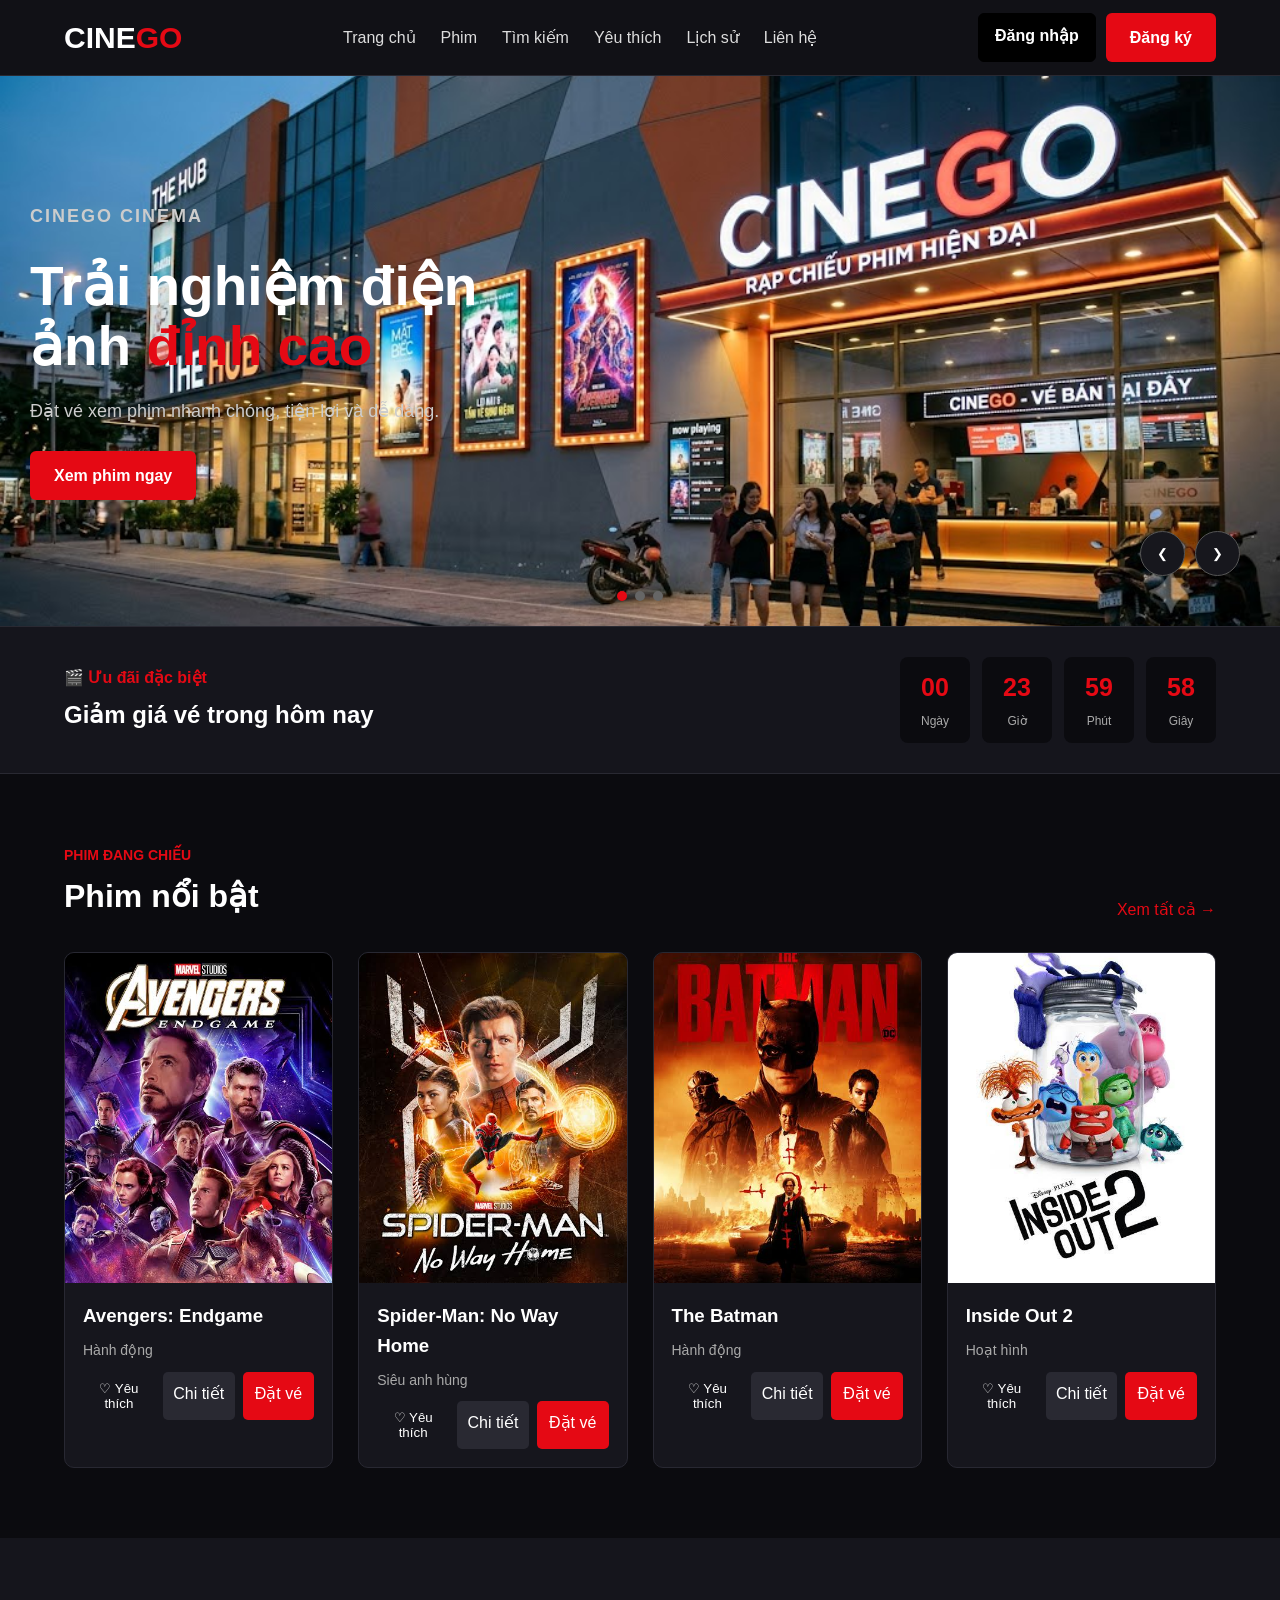
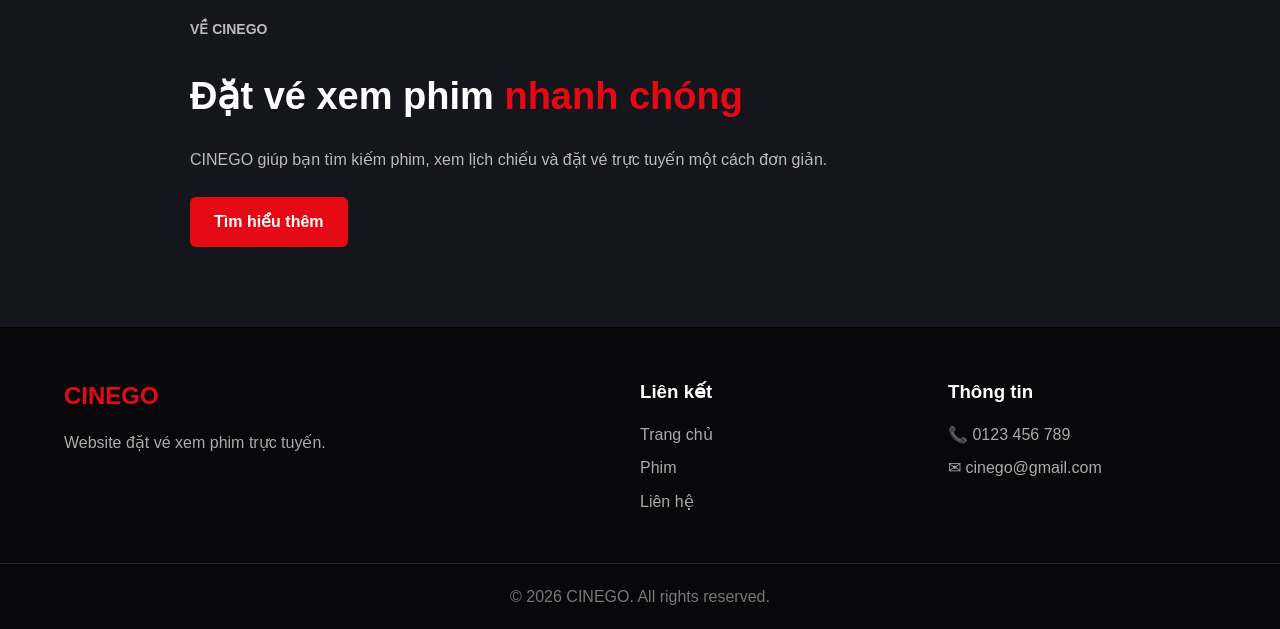
<file: src/main/resources/static/CINEGO/index.html>
<!DOCTYPE html>
<html lang="vi">
<head>
    <meta charset="UTF-8">
    <meta name="viewport" content="width=device-width, initial-scale=1.0">

    <title>CINEGO - Đặt vé xem phim</title>

    <link rel="stylesheet" href="css/style.css">
</head>

<body>

    <!-- HEADER -->
    <header class="header">
        <div class="container header-content">

            <a href="index.html" class="logo">
                CINE<span>GO</span>
            </a>

            <nav class="menu">
                <a href="index.html">Trang chủ</a>
                <a href="danh-muc.html">Phim</a>
                <a href="tim-kiem.html">Tìm kiếm</a>
                <a href="yeu-thich.html">Yêu thích</a>
                <a href="lich-su.html">Lịch sử</a>
                <a href="lien-he.html">Liên hệ</a>
            </nav>

            <div class="header-actions">
                <a href="dang-nhap.html" class="btn-login">
                    Đăng nhập
                </a>

                <a href="dang-ky.html" class="btn-register">
                    Đăng ký
                </a>
            </div>

        </div>
    </header>


   <section class="hero">

    <div class="hero-slide active">
        <div class="container hero-content">

            <div class="hero-text">
                <p class="hero-small">CINEGO CINEMA</p>

                <h1>
                    Trải nghiệm điện ảnh
                    <span>đỉnh cao</span>
                </h1>

                <p>
                    Đặt vé xem phim nhanh chóng,
                    tiện lợi và dễ dàng.
                </p>

                <a href="danh-muc.html" class="btn-primary">
                    Xem phim ngay
                </a>
            </div>

        </div>
    </div>

    <div class="slider-buttons">
        <button onclick="prevSlide()">❮</button>
        <button onclick="nextSlide()">❯</button>
    </div>

    <div class="slider-dots">
        <span class="dot active" onclick="showSlide(0)"></span>
        <span class="dot" onclick="showSlide(1)"></span>
        <span class="dot" onclick="showSlide(2)"></span>
    </div>

</section>

    <!-- COUNTDOWN -->
    <section class="promotion">

        <div class="container promotion-content">

            <div>
                <p class="promotion-title">
                    🎬 Ưu đãi đặc biệt
                </p>

                <h2>
                    Giảm giá vé trong hôm nay
                </h2>
            </div>

            <div class="countdown">

                <div>
                    <strong id="days">00</strong>
                    <span>Ngày</span>
                </div>

                <div>
                    <strong id="hours">00</strong>
                    <span>Giờ</span>
                </div>

                <div>
                    <strong id="minutes">00</strong>
                    <span>Phút</span>
                </div>

                <div>
                    <strong id="seconds">00</strong>
                    <span>Giây</span>
                </div>

            </div>

        </div>

    </section>


    <!-- PHIM NỔI BẬT -->
    <section class="section">

        <div class="container">

            <div class="section-title">
                <div>
                    <p>PHIM ĐANG CHIẾU</p>
                    <h2>Phim nổi bật</h2>
                </div>

                <a href="danh-muc.html">
                    Xem tất cả →
                </a>
            </div>


            <!-- JavaScript sẽ đưa phim vào đây -->
            <div id="featuredMovies" class="movie-grid"></div>

        </div>

    </section>


    <!-- GIỚI THIỆU -->
    <section class="about-home">

        <div class="container about-content">

            <div>
                <p class="section-label">VỀ CINEGO</p>

                <h2>
                    Đặt vé xem phim
                    <span>nhanh chóng</span>
                </h2>

                <p>
                    CINEGO giúp bạn tìm kiếm phim,
                    xem lịch chiếu và đặt vé trực tuyến
                    một cách đơn giản.
                </p>

                <a href="ve-chung-toi.html" class="btn-primary">
                    Tìm hiểu thêm
                </a>
            </div>

        </div>

    </section>


    <!-- FOOTER -->
    <footer class="footer">

        <div class="container footer-content">

            <div>
                <h2>CINEGO</h2>

                <p>
                    Website đặt vé xem phim trực tuyến.
                </p>
            </div>

            <div>
                <h3>Liên kết</h3>

                <a href="index.html">Trang chủ</a>
                <a href="danh-muc.html">Phim</a>
                <a href="lien-he.html">Liên hệ</a>
            </div>

            <div>
                <h3>Thông tin</h3>

                <p>📞 0123 456 789</p>
                <p>✉ cinego@gmail.com</p>
            </div>

        </div>

        <div class="copyright">
            © 2026 CINEGO. All rights reserved.
        </div>

    </footer>


    <!-- BACK TO TOP -->
    <button id="backToTop" onclick="backToTop()">
        ↑
    </button>


    <!-- POPUP -->
    <div id="welcomePopup" class="popup">

        <div class="popup-box">

            <button class="popup-close" onclick="closePopup()">
                ×
            </button>

            <h2>🎬 Chào mừng đến CINEGO</h2>

            <p>
                Đặt vé xem phim nhanh chóng và tiện lợi.
            </p>

            <a href="danh-muc.html" class="btn-primary">
                Xem phim
            </a>

        </div>

    </div>


    <script src="js/data.js"></script>
    <script src="js/main.js"></script>

</body>
</html>
</file>
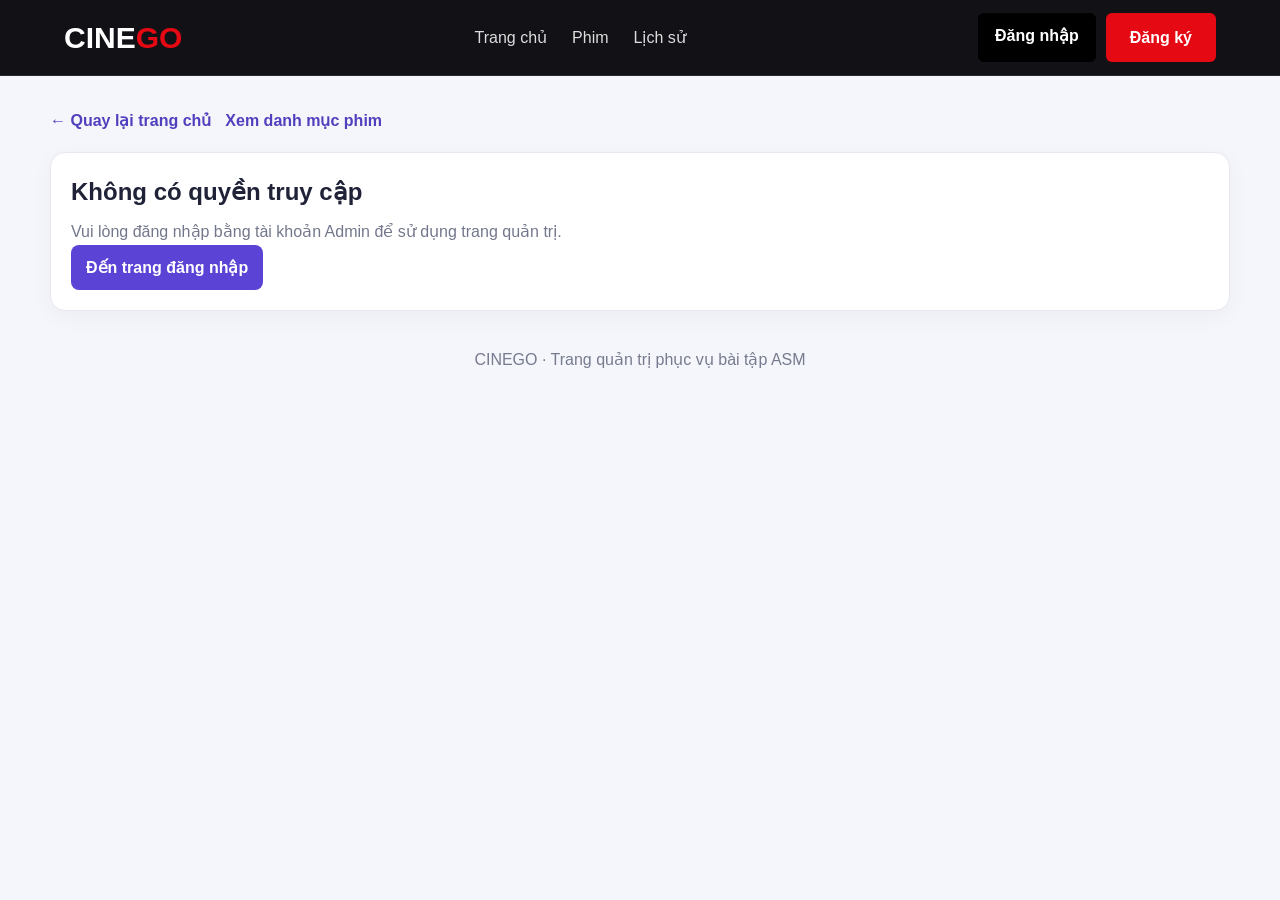
<file: src/main/resources/static/CINEGO/admin.html>
<!DOCTYPE html>
<html lang="vi">
<head>
  <meta charset="UTF-8"><meta name="viewport" content="width=device-width, initial-scale=1.0">
  <title>Quản trị CINEGO</title><link rel="stylesheet" href="css/style.css">
  <style>
    body{background:#f4f6fb;color:#202338}.admin-shell{width:min(1180px,94%);margin:32px auto 60px}.admin-welcome{display:flex;justify-content:space-between;align-items:center;gap:16px;padding:28px;border-radius:18px;background:linear-gradient(120deg,#15152c,#353567);color:white;margin-bottom:22px}.admin-welcome h1{margin:5px 0;font-size:clamp(25px,4vw,36px)}.admin-welcome p{margin:4px 0;color:#d8d8ed}.admin-eyebrow{letter-spacing:2px;font-size:12px;font-weight:700}.admin-stats{display:grid;grid-template-columns:repeat(4,minmax(0,1fr));gap:14px;margin-bottom:22px}.admin-stat,.admin-card{background:white;border:1px solid #e7e8f0;border-radius:15px;padding:20px;box-shadow:0 6px 22px #2023380a}.admin-stat span{display:block;color:#6c7085;font-size:14px}.admin-stat strong{display:block;font-size:25px;margin-top:9px;overflow-wrap:anywhere}.admin-card{margin:18px 0}.admin-card h2{margin:0 0 8px}.admin-card>p,.admin-section-head p{color:#73778b;margin-top:0}.admin-section-head{display:flex;justify-content:space-between;align-items:center;gap:15px;margin-bottom:18px}.admin-btn,.admin-small{border:0;border-radius:8px;background:#5b43d6;color:white;padding:10px 15px;cursor:pointer;font-weight:700;text-decoration:none;display:inline-block}.admin-btn-light{background:#eef0f7;color:#292a40}.admin-form{display:grid;grid-template-columns:repeat(2,minmax(0,1fr));gap:14px;padding:16px;background:#f8f8fc;border-radius:12px;margin-bottom:20px}.admin-form label{font-size:13px;font-weight:700;color:#4e5267}.admin-form input{display:block;width:100%;box-sizing:border-box;padding:11px 12px;margin-top:6px;border:1px solid #d9dbea;border-radius:8px;background:white;font:inherit}.admin-description,.admin-form-actions{grid-column:1/-1}.admin-form-actions{display:flex;gap:10px}.admin-table-wrap{width:100%;overflow-x:auto}.admin-table{width:100%;border-collapse:collapse;min-width:700px;font-size:14px}.admin-table th,.admin-table td{text-align:left;padding:12px;border-bottom:1px solid #ececf3;vertical-align:top}.admin-table th{background:#f5f5fa;color:#565a70}.admin-small{padding:7px 10px;font-size:12px}.admin-danger{background:#d83d56}.admin-status{display:inline-block;padding:5px 8px;border-radius:20px;background:#e7f8ef;color:#167848;font-size:12px}.admin-footer{text-align:center;color:#777b8e;padding:18px}.admin-nav{display:flex;gap:14px;flex-wrap:wrap;margin-bottom:16px}.admin-nav a{color:#5140bd;text-decoration:none;font-weight:700}@media(max-width:760px){.admin-stats{grid-template-columns:repeat(2,minmax(0,1fr))}.admin-welcome,.admin-section-head{align-items:flex-start;flex-direction:column}.admin-form{grid-template-columns:1fr}.admin-description,.admin-form-actions{grid-column:auto}.admin-shell{margin-top:18px}.admin-card{padding:15px}}
  </style>
</head>
<body>
  <header class="header"><div class="container header-content"><a href="index.html" class="logo">CINE<span>GO</span></a><nav class="menu"><a href="index.html">Trang chủ</a><a href="danh-muc.html">Phim</a><a href="lich-su.html">Lịch sử</a></nav><div class="header-actions"><a href="index.html" class="btn-login">Về website</a></div></div></header>
  <main class="admin-shell"><nav class="admin-nav"><a href="index.html">← Quay lại trang chủ</a><a href="danh-muc.html">Xem danh mục phim</a></nav><div id="adminDashboard"><section class="admin-card">Đang tải trang quản trị...</section></div><p class="admin-footer">CINEGO · Trang quản trị phục vụ bài tập ASM</p></main>
  <script src="js/data.js"></script><script src="js/main.js"></script>
</body>
</html>
</file>
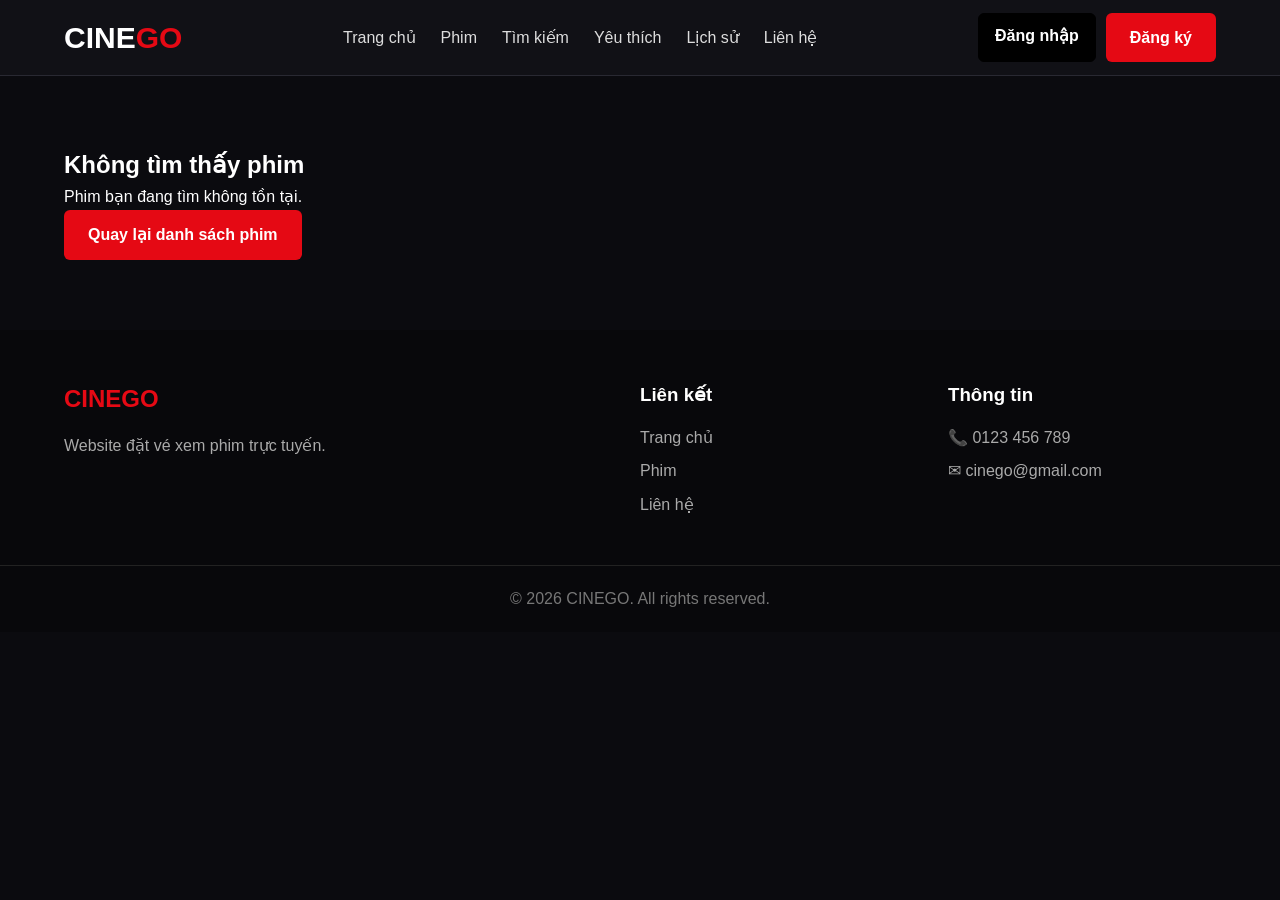
<file: src/main/resources/static/CINEGO/chi-tiet.html>
<!DOCTYPE html>
<html lang="vi">
<head>
    <meta charset="UTF-8">
    <meta name="viewport" content="width=device-width, initial-scale=1.0">

    <title>CINEGO - Chi tiết phim</title>

    <link rel="stylesheet" href="css/style.css">
</head>

<body>

    <!-- HEADER -->
    <header class="header">
        <div class="container header-content">

            <a href="index.html" class="logo">
                CINE<span>GO</span>
            </a>

            <nav class="menu">
                <a href="index.html">Trang chủ</a>
                <a href="danh-muc.html">Phim</a>
                <a href="tim-kiem.html">Tìm kiếm</a>
                <a href="yeu-thich.html">Yêu thích</a>
                <a href="lich-su.html">Lịch sử</a>
                <a href="lien-he.html">Liên hệ</a>
            </nav>

            <div class="header-actions">
                <a href="dang-nhap.html" class="btn-login">
                    Đăng nhập
                </a>

                <a href="dang-ky.html" class="btn-register">
                    Đăng ký
                </a>
            </div>

        </div>
    </header>


    <!-- CHI TIẾT PHIM -->
    <main class="section">

        <div class="container">

            <!-- JS sẽ đưa thông tin phim vào đây -->
            <div id="movieDetail"></div>

        </div>

    </main>


    <!-- FOOTER -->
    <footer class="footer">

        <div class="container footer-content">

            <div>
                <h2>CINEGO</h2>

                <p>
                    Website đặt vé xem phim trực tuyến.
                </p>
            </div>

            <div>
                <h3>Liên kết</h3>

                <a href="index.html">Trang chủ</a>
                <a href="danh-muc.html">Phim</a>
                <a href="lien-he.html">Liên hệ</a>
            </div>

            <div>
                <h3>Thông tin</h3>

                <p>📞 0123 456 789</p>
                <p>✉ cinego@gmail.com</p>
            </div>

        </div>

        <div class="copyright">
            © 2026 CINEGO. All rights reserved.
        </div>

    </footer>


    <script src="js/data.js"></script>
    <script src="js/main.js"></script>

</body>
</html>
</file>
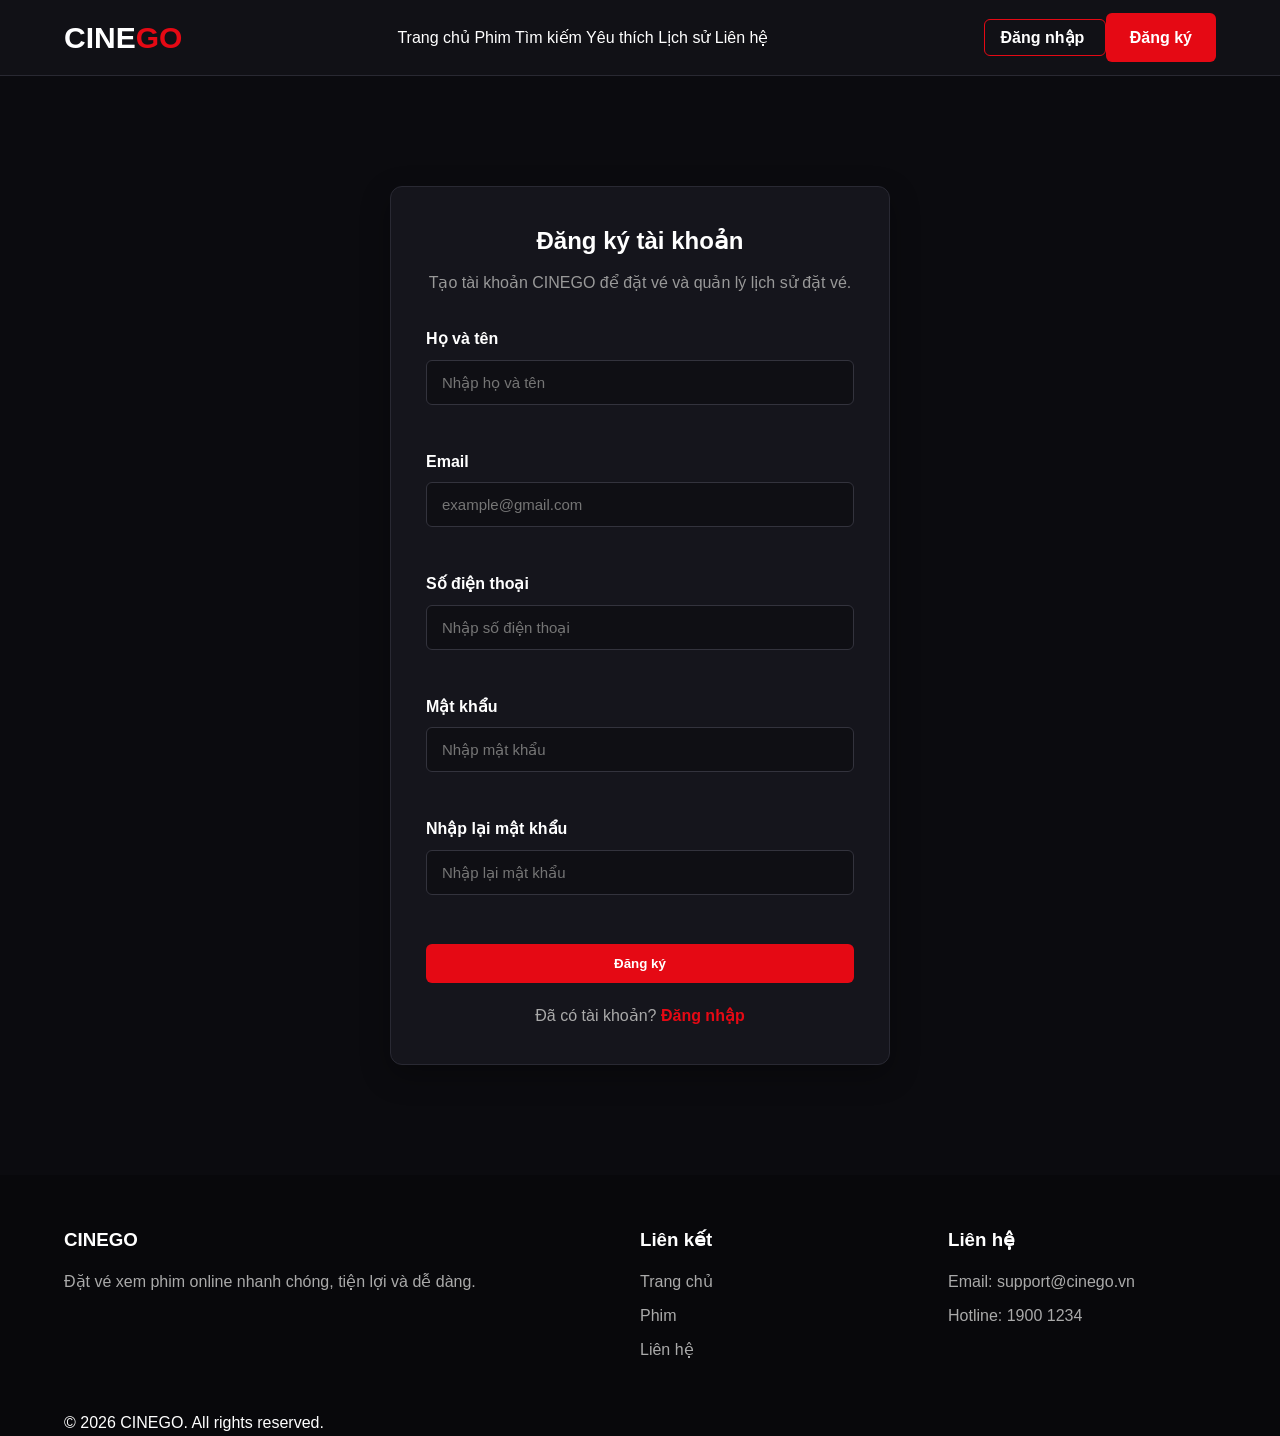
<file: src/main/resources/static/CINEGO/dang-ky.html>
<!DOCTYPE html>
<html lang="vi">
<head>
    <meta charset="UTF-8">
    <meta name="viewport" content="width=device-width, initial-scale=1.0">

    <title>Đăng ký - CINEGO</title>

    <link rel="stylesheet" href="css/style.css">
</head>

<body>

    <!-- HEADER -->
    <header class="header">
        <div class="container header-content">

            <a href="index.html" class="logo">
                CINE<span>GO</span>
            </a>

            <nav class="nav">
                <a href="index.html">Trang chủ</a>
                <a href="danh-muc.html">Phim</a>
                <a href="tim-kiem.html">Tìm kiếm</a>
                <a href="yeu-thich.html">Yêu thích</a>
                <a href="lich-su.html">Lịch sử</a>
                <a href="lien-he.html">Liên hệ</a>
            </nav>

            <div class="header-buttons">
                <a href="dang-nhap.html" class="btn-login">Đăng nhập</a>
                <a href="dang-ky.html" class="btn-primary">Đăng ký</a>
            </div>

        </div>
    </header>


    <!-- ĐĂNG KÝ -->
    <section class="section register-section">

        <div class="container">

            <div class="form-box">

                <h1>Đăng ký tài khoản</h1>

                <p class="form-description">
                    Tạo tài khoản CINEGO để đặt vé và quản lý lịch sử đặt vé.
                </p>


                <form id="registerForm">

                    <!-- Họ tên -->
                    <div class="form-group">

                        <label for="registerName">
                            Họ và tên
                        </label>

                        <input
                            type="text"
                            id="registerName"
                            placeholder="Nhập họ và tên"
                        >

                        <small id="nameError" class="error-message"></small>

                    </div>


                    <!-- Email -->
                    <div class="form-group">

                        <label for="registerEmail">
                            Email
                        </label>

                        <input
                            type="email"
                            id="registerEmail"
                            placeholder="example@gmail.com"
                        >

                        <small id="emailError" class="error-message"></small>

                    </div>


                    <!-- Số điện thoại -->
                    <div class="form-group">

                        <label for="registerPhone">
                            Số điện thoại
                        </label>

                        <input
                            type="text"
                            id="registerPhone"
                            placeholder="Nhập số điện thoại"
                        >

                        <small id="phoneError" class="error-message"></small>

                    </div>


                    <!-- Mật khẩu -->
                    <div class="form-group">

                        <label for="registerPassword">
                            Mật khẩu
                        </label>

                        <input
                            type="password"
                            id="registerPassword"
                            placeholder="Nhập mật khẩu"
                        >

                        <small id="passwordError" class="error-message"></small>

                    </div>


                    <!-- Nhập lại mật khẩu -->
                    <div class="form-group">

                        <label for="registerConfirmPassword">
                            Nhập lại mật khẩu
                        </label>

                        <input
                            type="password"
                            id="registerConfirmPassword"
                            placeholder="Nhập lại mật khẩu"
                        >

                        <small id="confirmPasswordError" class="error-message"></small>

                    </div>


                    <!-- Nút đăng ký -->
                    <button
                        type="submit"
                        class="btn-primary register-button"
                    >
                        Đăng ký
                    </button>


                    <!-- Thông báo -->
                    <p id="registerMessage" class="form-message"></p>


                    <p class="login-link">
                        Đã có tài khoản?
                        <a href="dang-nhap.html">
                            Đăng nhập
                        </a>
                    </p>

                </form>

            </div>

        </div>

    </section>


    <!-- FOOTER -->
    <footer class="footer">

        <div class="container">

            <div class="footer-content">

                <div>
                    <h3>CINEGO</h3>

                    <p>
                        Đặt vé xem phim online nhanh chóng,
                        tiện lợi và dễ dàng.
                    </p>
                </div>

                <div>
                    <h3>Liên kết</h3>

                    <a href="index.html">Trang chủ</a>
                    <a href="danh-muc.html">Phim</a>
                    <a href="lien-he.html">Liên hệ</a>
                </div>

                <div>
                    <h3>Liên hệ</h3>

                    <p>Email: support@cinego.vn</p>
                    <p>Hotline: 1900 1234</p>
                </div>

            </div>

            <div class="footer-bottom">
                © 2026 CINEGO. All rights reserved.
            </div>

        </div>

    </footer>


    <!-- JAVASCRIPT -->
    <script src="js/data.js"></script>
    <script src="js/main.js"></script>

</body>
</html>
</file>
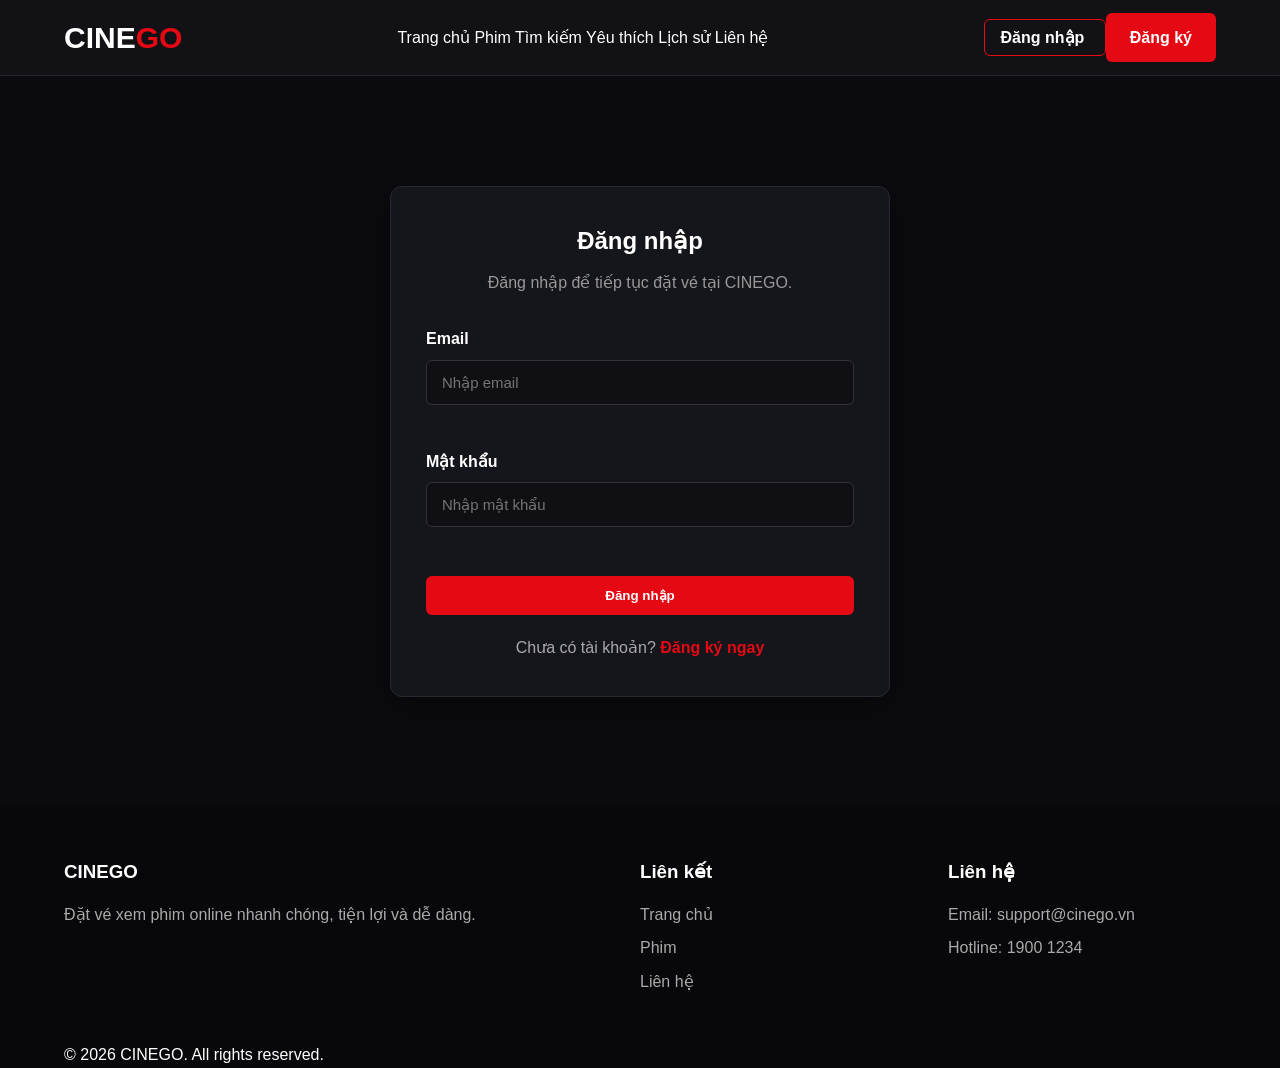
<file: src/main/resources/static/CINEGO/dang-nhap.html>
<!DOCTYPE html>
<html lang="vi">
<head>
    <meta charset="UTF-8">
    <meta name="viewport" content="width=device-width, initial-scale=1.0">

    <title>Đăng nhập - CINEGO</title>

    <link rel="stylesheet" href="css/style.css">
</head>

<body>

    <!-- HEADER -->
    <header class="header">
        <div class="container header-content">

            <a href="index.html" class="logo">
                CINE<span>GO</span>
            </a>

            <nav class="nav">
                <a href="index.html">Trang chủ</a>
                <a href="danh-muc.html">Phim</a>
                <a href="tim-kiem.html">Tìm kiếm</a>
                <a href="yeu-thich.html">Yêu thích</a>
                <a href="lich-su.html">Lịch sử</a>
                <a href="lien-he.html">Liên hệ</a>
            </nav>

            <div class="header-buttons">
                <a href="dang-nhap.html" class="btn-login">Đăng nhập</a>
                <a href="dang-ky.html" class="btn-primary">Đăng ký</a>
            </div>

        </div>
    </header>


    <!-- ĐĂNG NHẬP -->
    <section class="section register-section">

        <div class="container">

            <div class="form-box">

                <h1>Đăng nhập</h1>

                <p class="form-description">
                    Đăng nhập để tiếp tục đặt vé tại CINEGO.
                </p>


                <form id="loginForm">

                    <!-- EMAIL -->
                    <div class="form-group">

                        <label for="loginEmail">
                            Email
                        </label>

                        <input
                            type="email"
                            id="loginEmail"
                            placeholder="Nhập email"
                        >

                        <small
                            id="loginEmailError"
                            class="error-message">
                        </small>

                    </div>


                    <!-- MẬT KHẨU -->
                    <div class="form-group">

                        <label for="loginPassword">
                            Mật khẩu
                        </label>

                        <input
                            type="password"
                            id="loginPassword"
                            placeholder="Nhập mật khẩu"
                        >

                        <small
                            id="loginPasswordError"
                            class="error-message">
                        </small>

                    </div>


                    <!-- NÚT ĐĂNG NHẬP -->
                    <button
                        type="submit"
                        class="btn-primary register-button">

                        Đăng nhập

                    </button>


                    <!-- THÔNG BÁO -->
                    <p
                        id="loginMessage"
                        class="form-message">
                    </p>


                    <!-- ĐĂNG KÝ -->
                    <p class="login-link">

                        Chưa có tài khoản?

                        <a href="dang-ky.html">
                            Đăng ký ngay
                        </a>

                    </p>

                </form>

            </div>

        </div>

    </section>


    <!-- FOOTER -->
    <footer class="footer">

        <div class="container">

            <div class="footer-content">

                <div>

                    <h3>CINEGO</h3>

                    <p>
                        Đặt vé xem phim online nhanh chóng,
                        tiện lợi và dễ dàng.
                    </p>

                </div>


                <div>

                    <h3>Liên kết</h3>

                    <a href="index.html">Trang chủ</a>
                    <a href="danh-muc.html">Phim</a>
                    <a href="lien-he.html">Liên hệ</a>

                </div>


                <div>

                    <h3>Liên hệ</h3>

                    <p>Email: support@cinego.vn</p>
                    <p>Hotline: 1900 1234</p>

                </div>

            </div>


            <div class="footer-bottom">

                © 2026 CINEGO. All rights reserved.

            </div>

        </div>

    </footer>


    <!-- JAVASCRIPT -->
    <script src="js/data.js"></script>
    <script src="js/main.js"></script>

</body>
</html>
</file>
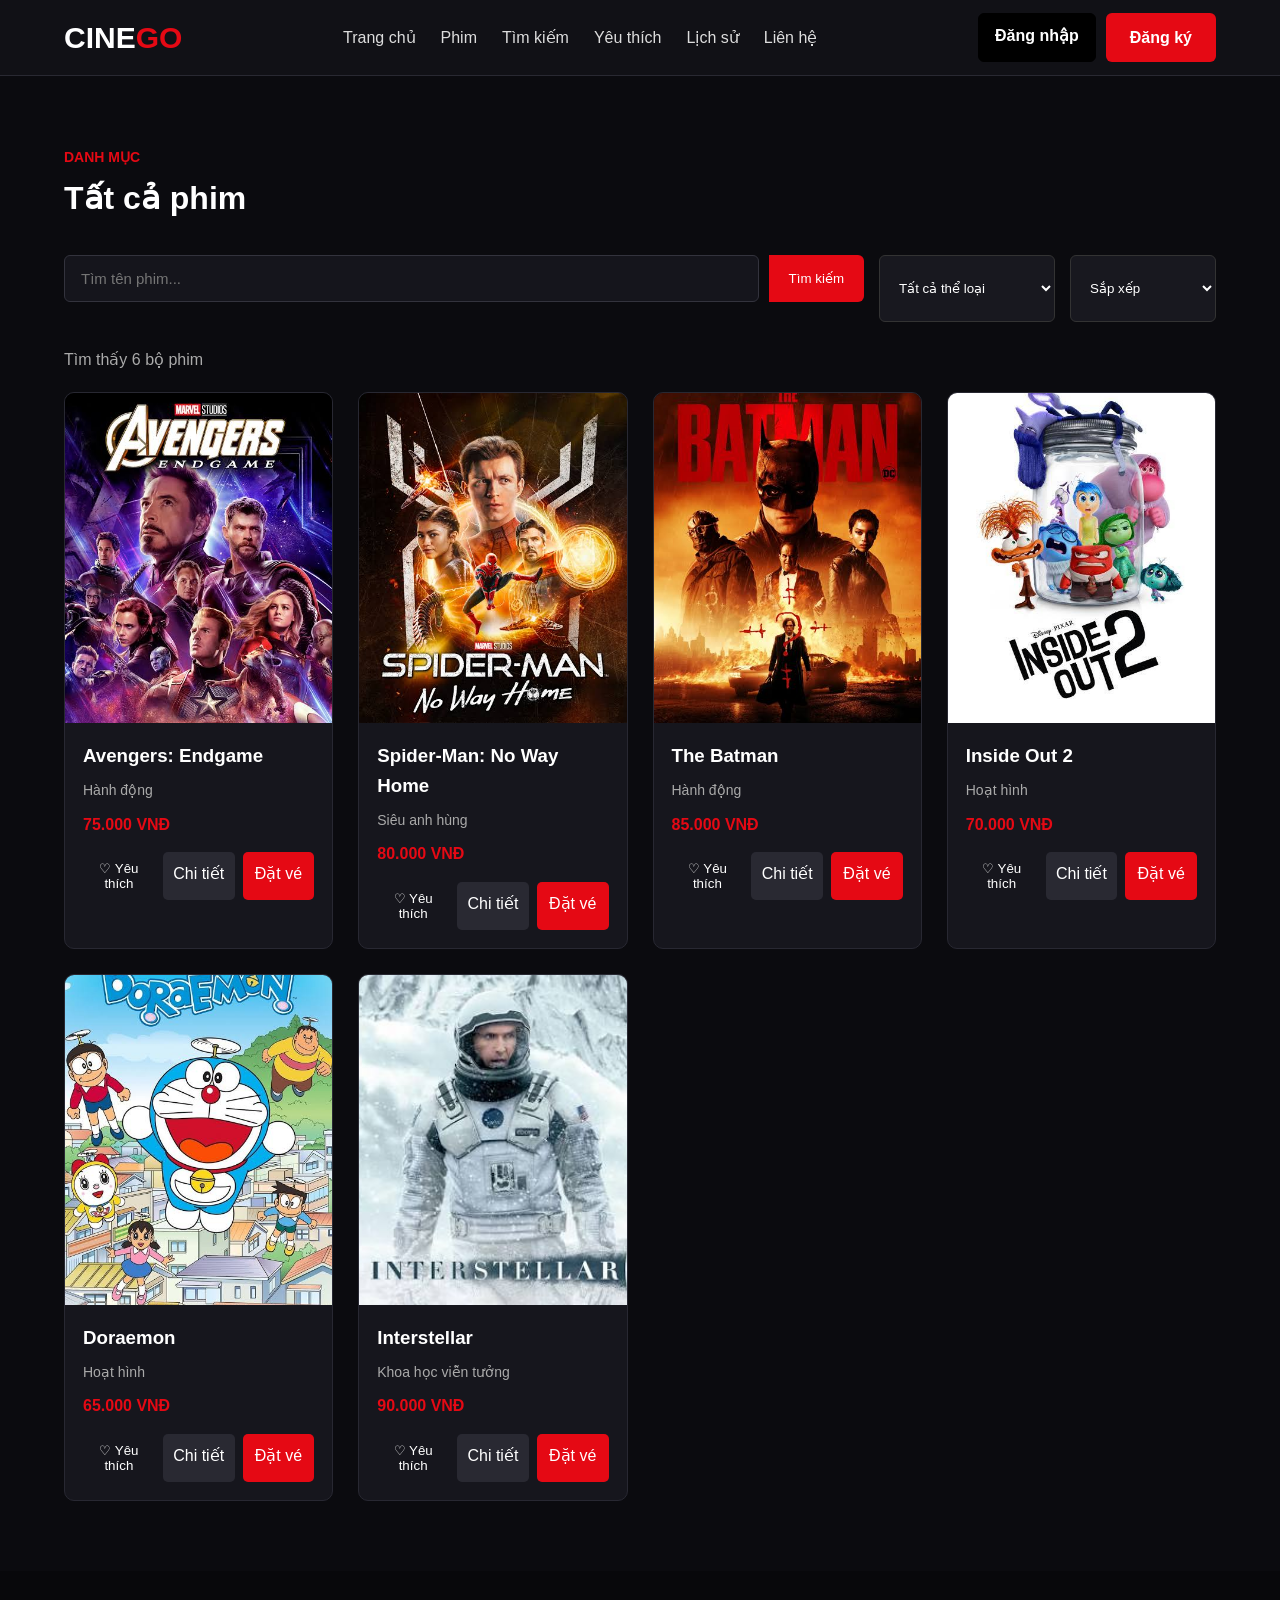
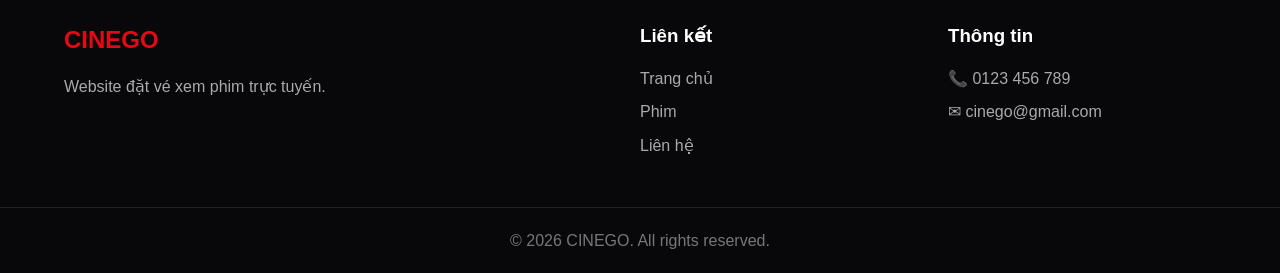
<file: src/main/resources/static/CINEGO/danh-muc.html>
<!DOCTYPE html>
<html lang="vi">
<head>
    <meta charset="UTF-8">
    <meta name="viewport" content="width=device-width, initial-scale=1.0">

    <title>CINEGO - Danh mục phim</title>

    <link rel="stylesheet" href="css/style.css">
</head>

<body>

    <!-- HEADER -->
    <header class="header">
        <div class="container header-content">

            <a href="index.html" class="logo">
                CINE<span>GO</span>
            </a>

            <nav class="menu">
                <a href="index.html">Trang chủ</a>
                <a href="danh-muc.html">Phim</a>
                <a href="tim-kiem.html">Tìm kiếm</a>
                <a href="yeu-thich.html">Yêu thích</a>
                <a href="lich-su.html">Lịch sử</a>
                <a href="lien-he.html">Liên hệ</a>
            </nav>

            <div class="header-actions">
                <a href="dang-nhap.html" class="btn-login">
                    Đăng nhập
                </a>

                <a href="dang-ky.html" class="btn-register">
                    Đăng ký
                </a>
            </div>

        </div>
    </header>


    <!-- TITLE -->
    <section class="section">

        <div class="container">

            <div class="section-title">
                <div>
                    <p>DANH MỤC</p>
                    <h2>Tất cả phim</h2>
                </div>
            </div>


            <!-- SEARCH + FILTER + SORT -->
            <div class="movie-filter">

                <div class="search-box">
                    <input
                        type="text"
                        id="movieSearch"
                        placeholder="Tìm tên phim..."
                    >

                    <button onclick="filterMovies()">
                        Tìm kiếm
                    </button>
                </div>


                <select id="categoryFilter" onchange="filterMovies()">

                    <option value="all">
                        Tất cả thể loại
                    </option>

                    <option value="Hành động">
                        Hành động
                    </option>

                    <option value="Siêu anh hùng">
                        Siêu anh hùng
                    </option>

                    <option value="Hoạt hình">
                        Hoạt hình
                    </option>

                    <option value="Khoa học viễn tưởng">
                        Khoa học viễn tưởng
                    </option>

                </select>


                <select id="sortPrice" onchange="filterMovies()">

                    <option value="default">
                        Sắp xếp
                    </option>

                    <option value="low">
                        Giá thấp → cao
                    </option>

                    <option value="high">
                        Giá cao → thấp
                    </option>

                    <option value="name">
                        Tên A → Z
                    </option>

                </select>

            </div>


            <!-- SỐ LƯỢNG KẾT QUẢ -->

            <p id="movieResult" class="movie-result"></p>


            <!-- DANH SÁCH PHIM -->

            <div
                id="movieList"
                class="movie-grid">
            </div>

        </div>

    </section>


    <!-- FOOTER -->

    <footer class="footer">

        <div class="container footer-content">

            <div>
                <h2>CINEGO</h2>

                <p>
                    Website đặt vé xem phim trực tuyến.
                </p>
            </div>


            <div>

                <h3>Liên kết</h3>

                <a href="index.html">
                    Trang chủ
                </a>

                <a href="danh-muc.html">
                    Phim
                </a>

                <a href="lien-he.html">
                    Liên hệ
                </a>

            </div>


            <div>

                <h3>Thông tin</h3>

                <p>📞 0123 456 789</p>

                <p>
                    ✉ cinego@gmail.com
                </p>

            </div>

        </div>


        <div class="copyright">

            © 2026 CINEGO. All rights reserved.

        </div>

    </footer>


    <!-- BACK TO TOP -->

    <button
        id="backToTop"
        onclick="backToTop()">

        ↑

    </button>


    <!-- JAVASCRIPT -->

    <script src="js/data.js"></script>
    <script src="js/main.js"></script>

</body>
</html>
</file>
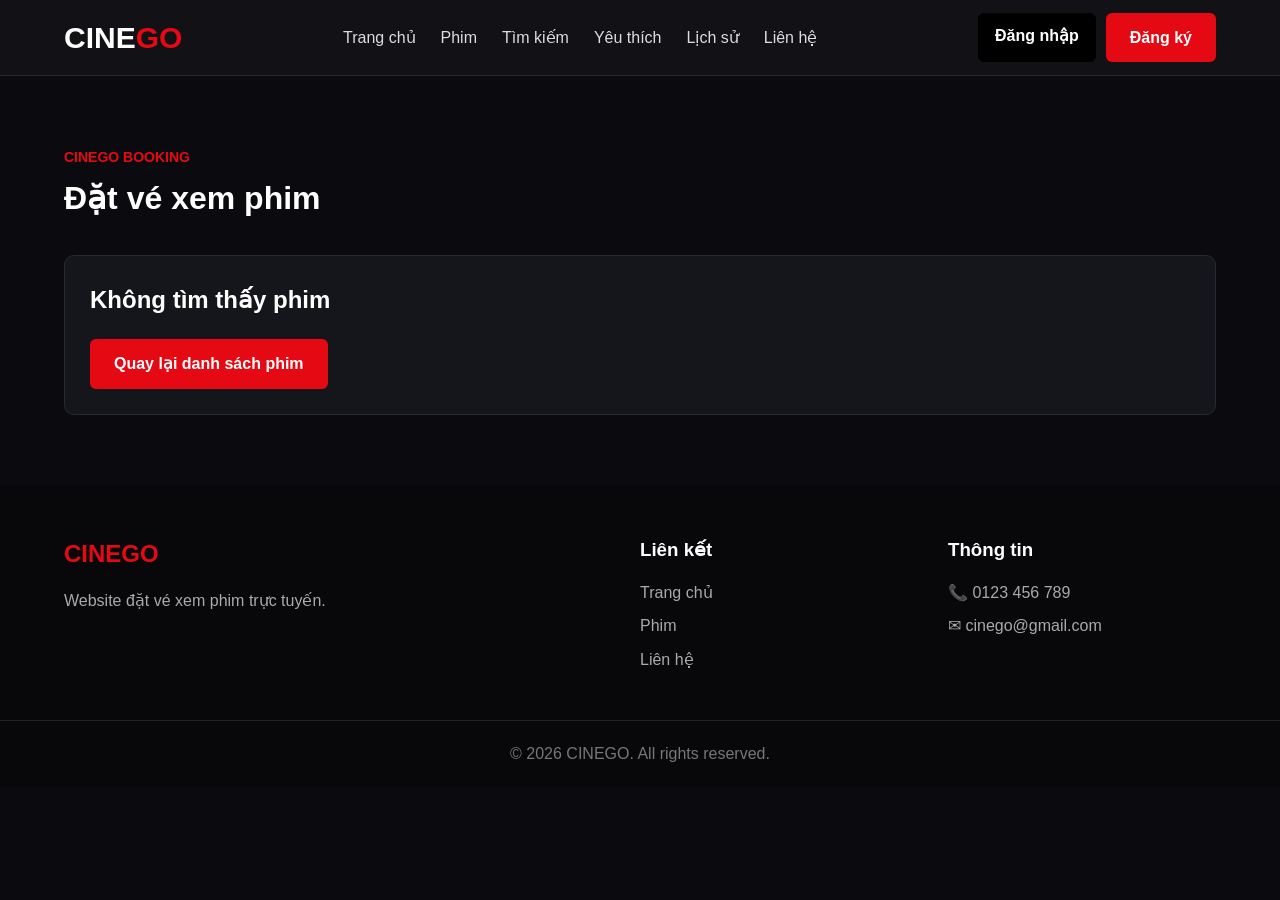
<file: src/main/resources/static/CINEGO/dat-ve.html>
<!DOCTYPE html>
<html lang="vi">
<head>
    <meta charset="UTF-8">
    <meta name="viewport" content="width=device-width, initial-scale=1.0">

    <title>CINEGO - Đặt vé</title>

    <link rel="stylesheet" href="css/style.css">
</head>

<body>

    <!-- HEADER -->
    <header class="header">
        <div class="container header-content">

            <a href="index.html" class="logo">
                CINE<span>GO</span>
            </a>

            <nav class="menu">
                <a href="index.html">Trang chủ</a>
                <a href="danh-muc.html">Phim</a>
                <a href="tim-kiem.html">Tìm kiếm</a>
                <a href="yeu-thich.html">Yêu thích</a>
                <a href="lich-su.html">Lịch sử</a>
                <a href="lien-he.html">Liên hệ</a>
            </nav>

            <div class="header-actions">
                <a href="dang-nhap.html" class="btn-login">
                    Đăng nhập
                </a>

                <a href="dang-ky.html" class="btn-register">
                    Đăng ký
                </a>
            </div>

        </div>
    </header>


    <!-- ĐẶT VÉ -->

    <main class="section">

        <div class="container">

            <div class="section-title">
                <div>
                    <p>CINEGO BOOKING</p>
                    <h2>Đặt vé xem phim</h2>
                </div>
            </div>


            <div id="bookingPage">

                <!-- JavaScript hiển thị nội dung -->

            </div>

        </div>

    </main>


    <!-- FOOTER -->

    <footer class="footer">

        <div class="container footer-content">

            <div>
                <h2>CINEGO</h2>

                <p>
                    Website đặt vé xem phim trực tuyến.
                </p>
            </div>

            <div>

                <h3>Liên kết</h3>

                <a href="index.html">
                    Trang chủ
                </a>

                <a href="danh-muc.html">
                    Phim
                </a>

                <a href="lien-he.html">
                    Liên hệ
                </a>

            </div>

            <div>

                <h3>Thông tin</h3>

                <p>📞 0123 456 789</p>

                <p>✉ cinego@gmail.com</p>

            </div>

        </div>

        <div class="copyright">
            © 2026 CINEGO. All rights reserved.
        </div>

    </footer>


    <script src="js/data.js"></script>
    <script src="js/main.js"></script>

</body>
</html>
</file>
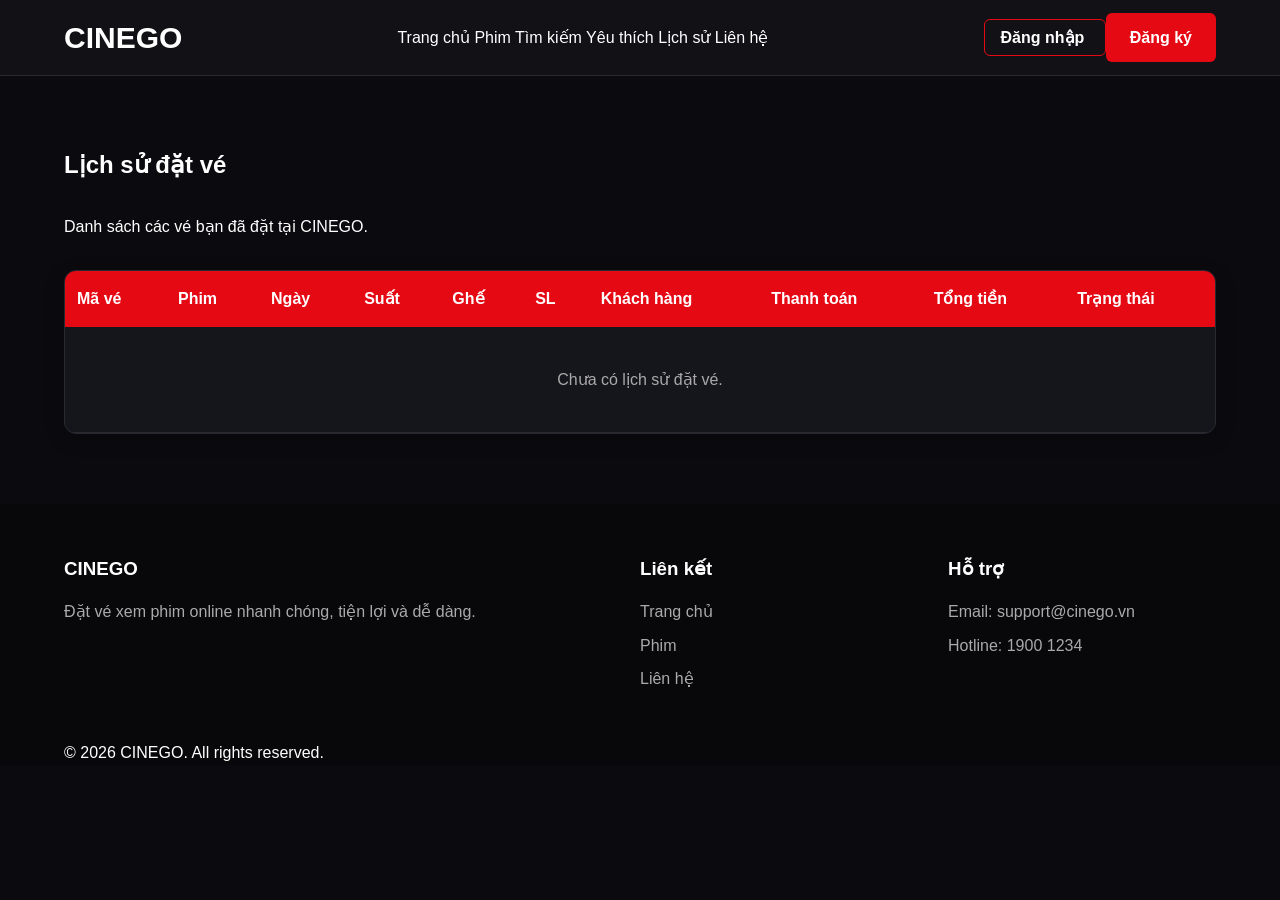
<file: src/main/resources/static/CINEGO/lich-su.html>
<!DOCTYPE html>
<html lang="vi">
<head>
    <meta charset="UTF-8">
    <meta name="viewport" content="width=device-width, initial-scale=1.0">

    <title>Lịch sử đặt vé - CINEGO</title>

    <link rel="stylesheet" href="css/style.css">
</head>

<body>

    <!-- HEADER -->
    <header class="header">
        <div class="container header-content">

            <div class="logo">
                <a href="index.html">CINEGO</a>
            </div>

            <nav class="nav">
                <a href="index.html">Trang chủ</a>
                <a href="danh-muc.html">Phim</a>
                <a href="tim-kiem.html">Tìm kiếm</a>
                <a href="yeu-thich.html">Yêu thích</a>
                <a href="lich-su.html">Lịch sử</a>
                <a href="lien-he.html">Liên hệ</a>
            </nav>

            <div class="header-buttons">
                <a href="dang-nhap.html" class="btn-login">
                    Đăng nhập
                </a>

                <a href="dang-ky.html" class="btn-primary">
                    Đăng ký
                </a>
            </div>

        </div>
    </header>


    <!-- LỊCH SỬ ĐẶT VÉ -->
    <section class="section">

        <div class="container">

            <h1 class="section-title">
                Lịch sử đặt vé
            </h1>

            <p>
                Danh sách các vé bạn đã đặt tại CINEGO.
            </p>


            <div class="history-table-wrapper">

                <table class="history-table">

                    <thead>

                        <tr>
                            <th>Mã vé</th>
                            <th>Phim</th>
                            <th>Ngày</th>
                            <th>Suất</th>
                            <th>Ghế</th>
                            <th>SL</th>
                            <th>Khách hàng</th>
                            <th>Thanh toán</th>
                            <th>Tổng tiền</th>
                            <th>Trạng thái</th>
                        </tr>

                    </thead>


                    <tbody id="historyList">
                    </tbody>

                </table>

            </div>

        </div>

    </section>


    <!-- FOOTER -->
    <footer class="footer">

        <div class="container">

            <div class="footer-content">

                <div>
                    <h3>CINEGO</h3>

                    <p>
                        Đặt vé xem phim online nhanh chóng,
                        tiện lợi và dễ dàng.
                    </p>
                </div>


                <div>
                    <h3>Liên kết</h3>

                    <a href="index.html">
                        Trang chủ
                    </a>

                    <a href="danh-muc.html">
                        Phim
                    </a>

                    <a href="lien-he.html">
                        Liên hệ
                    </a>
                </div>


                <div>
                    <h3>Hỗ trợ</h3>

                    <p>
                        Email: support@cinego.vn
                    </p>

                    <p>
                        Hotline: 1900 1234
                    </p>
                </div>

            </div>


            <div class="footer-bottom">

                © 2026 CINEGO. All rights reserved.

            </div>

        </div>

    </footer>


    <script src="js/data.js"></script>
    <script src="js/main.js"></script>

</body>
</html>
</file>
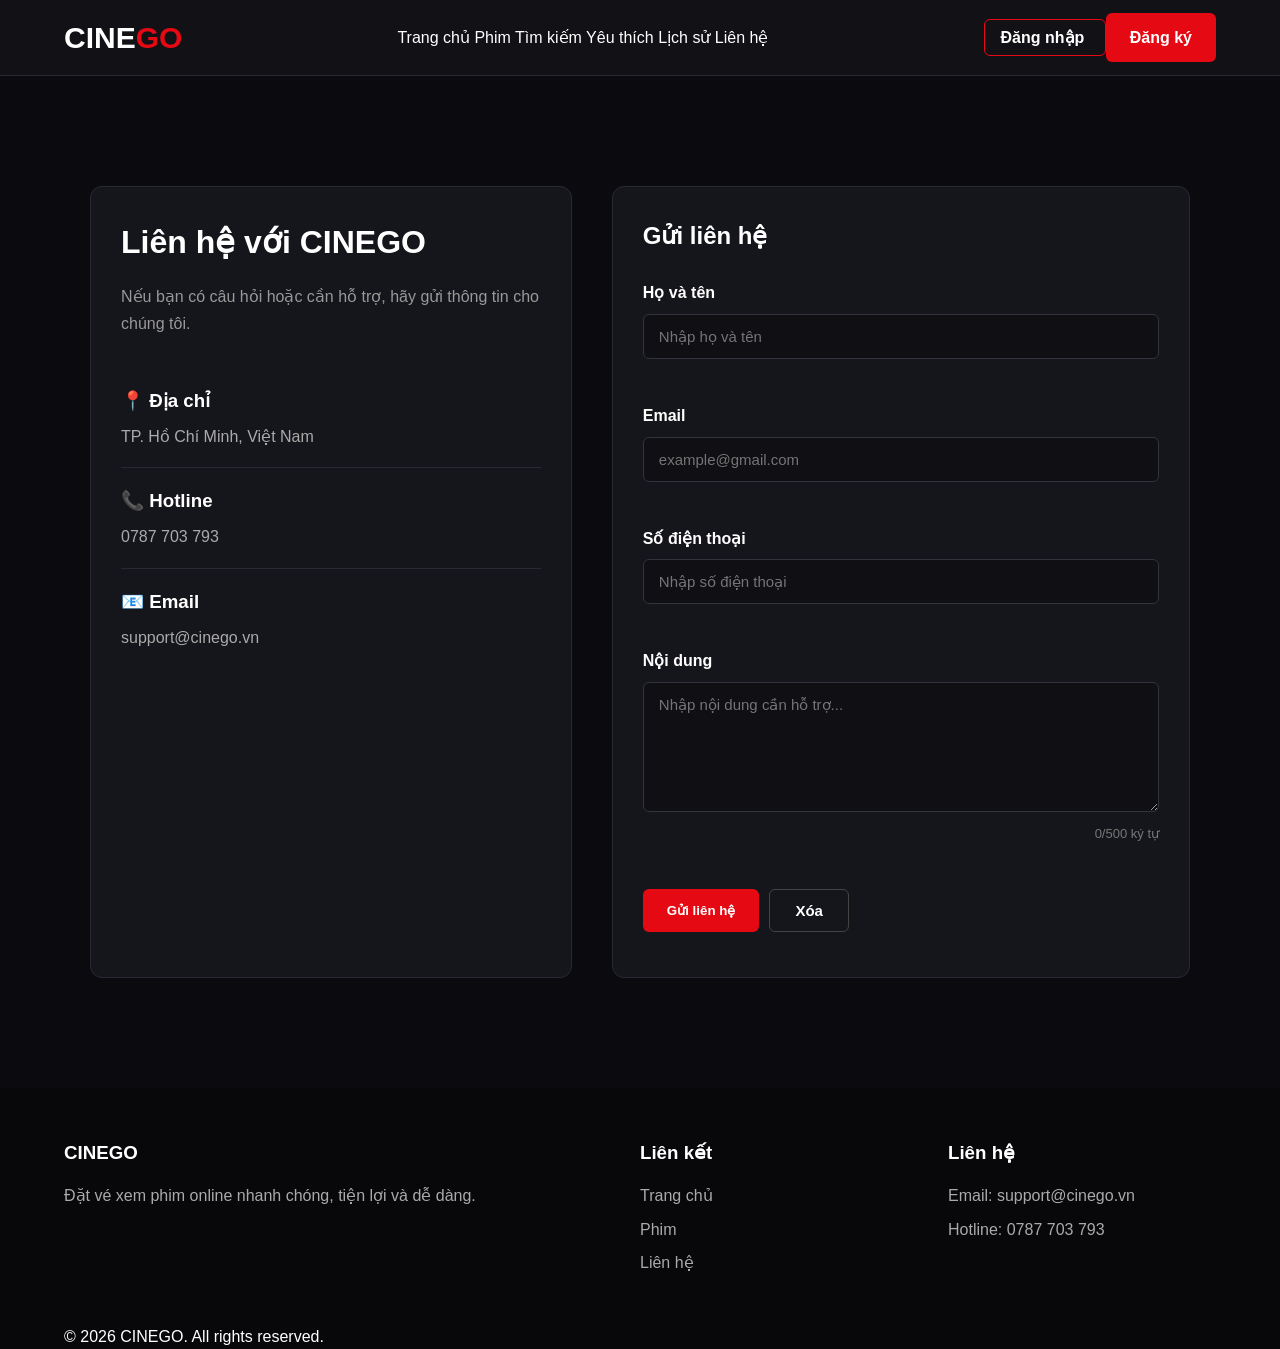
<file: src/main/resources/static/CINEGO/lien-he.html>
<!DOCTYPE html>
<html lang="vi">
<head>
    <meta charset="UTF-8">
    <meta name="viewport" content="width=device-width, initial-scale=1.0">

    <title>Liên hệ - CINEGO</title>

    <link rel="stylesheet" href="css/style.css">
</head>

<body>

    <!-- HEADER -->
    <header class="header">

        <div class="container header-content">

            <a href="index.html" class="logo">
                CINE<span>GO</span>
            </a>

            <nav class="nav">
                <a href="index.html">Trang chủ</a>
                <a href="danh-muc.html">Phim</a>
                <a href="tim-kiem.html">Tìm kiếm</a>
                <a href="yeu-thich.html">Yêu thích</a>
                <a href="lich-su.html">Lịch sử</a>
                <a href="lien-he.html">Liên hệ</a>
            </nav>

            <div class="header-buttons">
                <a href="dang-nhap.html" class="btn-login">
                    Đăng nhập
                </a>

                <a href="dang-ky.html" class="btn-primary">
                    Đăng ký
                </a>
            </div>

        </div>

    </header>


    <!-- LIÊN HỆ -->
    <section class="section contact-section">

        <div class="container">

            <div class="contact-wrapper">

                <!-- THÔNG TIN -->
                <div class="contact-info">

                    <h1>Liên hệ với CINEGO</h1>

                    <p>
                        Nếu bạn có câu hỏi hoặc cần hỗ trợ,
                        hãy gửi thông tin cho chúng tôi.
                    </p>

                    <div class="contact-item">

                        <h3>📍 Địa chỉ</h3>

                        <p>
                            TP. Hồ Chí Minh, Việt Nam
                        </p>

                    </div>


                    <div class="contact-item">

                        <h3>📞 Hotline</h3>

                        <p>
                             0787 703 793
                        </p>

                    </div>


                    <div class="contact-item">

                        <h3>📧 Email</h3>

                        <p>
                            support@cinego.vn
                        </p>

                    </div>

                </div>


                <!-- FORM -->
                <div class="contact-form-box">

                    <h2>Gửi liên hệ</h2>

                    <form id="contactForm">

                        <!-- HỌ TÊN -->
                        <div class="form-group">

                            <label for="contactName">
                                Họ và tên
                            </label>

                            <input
                                type="text"
                                id="contactName"
                                placeholder="Nhập họ và tên"
                            >

                            <small
                                id="contactNameError"
                                class="error-message">
                            </small>

                        </div>


                        <!-- EMAIL -->
                        <div class="form-group">

                            <label for="contactEmail">
                                Email
                            </label>

                            <input
                                type="email"
                                id="contactEmail"
                                placeholder="example@gmail.com"
                            >

                            <small
                                id="contactEmailError"
                                class="error-message">
                            </small>

                        </div>


                        <!-- SỐ ĐIỆN THOẠI -->
                        <div class="form-group">

                            <label for="contactPhone">
                                Số điện thoại
                            </label>

                            <input
                                type="text"
                                id="contactPhone"
                                placeholder="Nhập số điện thoại"
                            >

                            <small
                                id="contactPhoneError"
                                class="error-message">
                            </small>

                        </div>


                        <!-- NỘI DUNG -->
                        <div class="form-group">

                            <label for="contactContent">
                                Nội dung
                            </label>

                            <textarea
                                id="contactContent"
                                maxlength="500"
                                rows="6"
                                placeholder="Nhập nội dung cần hỗ trợ..."
                            ></textarea>

                            <div class="char-count">
                                <span id="charCount">0</span>/500 ký tự
                            </div>

                            <small
                                id="contactContentError"
                                class="error-message">
                            </small>

                        </div>


                        <!-- NÚT -->
                        <div class="contact-buttons">

                            <button
                                type="submit"
                                class="btn-primary">

                                Gửi liên hệ

                            </button>

                            <button
                                type="button"
                                id="clearContact"
                                class="btn-secondary">

                                Xóa

                            </button>

                        </div>


                        <!-- THÔNG BÁO -->
                        <p
                            id="contactMessage"
                            class="form-message">
                        </p>

                    </form>

                </div>

            </div>

        </div>

    </section>


    <!-- FOOTER -->
    <footer class="footer">

        <div class="container">

            <div class="footer-content">

                <div>

                    <h3>CINEGO</h3>

                    <p>
                        Đặt vé xem phim online nhanh chóng,
                        tiện lợi và dễ dàng.
                    </p>

                </div>


                <div>

                    <h3>Liên kết</h3>

                    <a href="index.html">Trang chủ</a>
                    <a href="danh-muc.html">Phim</a>
                    <a href="lien-he.html">Liên hệ</a>

                </div>


                <div>

                    <h3>Liên hệ</h3>

                    <p>
                        Email: support@cinego.vn
                    </p>

                    <p>
                        Hotline: 0787 703 793
                    </p>

                </div>

            </div>


            <div class="footer-bottom">

                © 2026 CINEGO. All rights reserved.

            </div>

        </div>

    </footer>


    <!-- JAVASCRIPT -->
    <script src="js/data.js"></script>
    <script src="js/main.js"></script>

</body>
</html>
</file>
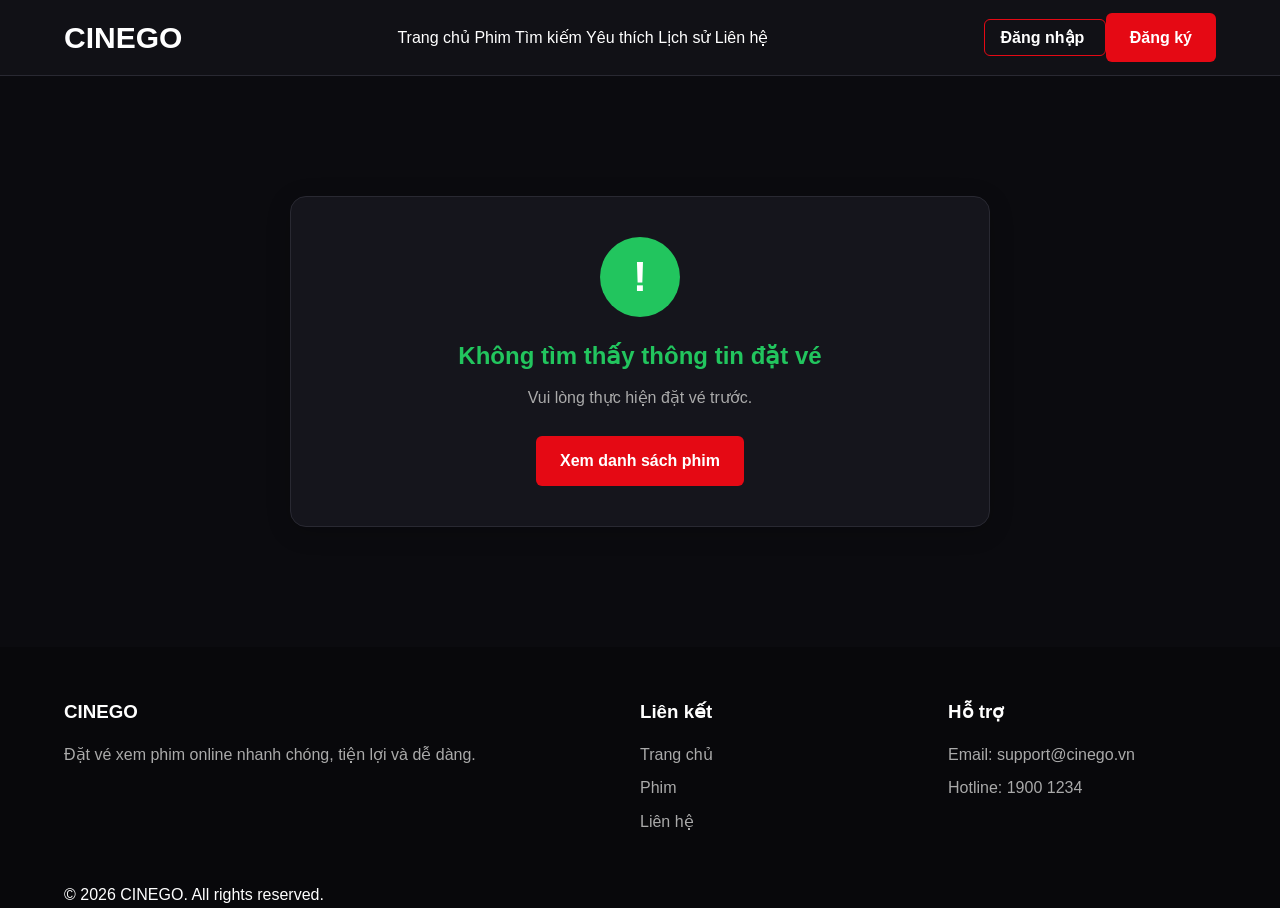
<file: src/main/resources/static/CINEGO/thanh-cong.html>
<!DOCTYPE html>
<html lang="vi">
<head>
    <meta charset="UTF-8">
    <meta name="viewport" content="width=device-width, initial-scale=1.0">
    <title>Đặt vé thành công - CINEGO</title>

    <link rel="stylesheet" href="css/style.css">
</head>

<body>

    <!-- HEADER -->
    <header class="header">
        <div class="container header-content">

            <div class="logo">
                <a href="index.html">CINEGO</a>
            </div>

            <nav class="nav">
                <a href="index.html">Trang chủ</a>
                <a href="danh-muc.html">Phim</a>
                <a href="tim-kiem.html">Tìm kiếm</a>
                <a href="yeu-thich.html">Yêu thích</a>
                <a href="lich-su.html">Lịch sử</a>
                <a href="lien-he.html">Liên hệ</a>
            </nav>

            <div class="header-buttons">
                <a href="dang-nhap.html" class="btn-login">Đăng nhập</a>
                <a href="dang-ky.html" class="btn-primary">Đăng ký</a>
            </div>

        </div>
    </header>


    <!-- SUCCESS -->
    <section class="section">
        <div class="container">

            <div id="successPage"></div>

        </div>
    </section>


    <!-- FOOTER -->
    <footer class="footer">
        <div class="container">

            <div class="footer-content">

                <div>
                    <h3>CINEGO</h3>
                    <p>
                        Đặt vé xem phim online nhanh chóng,
                        tiện lợi và dễ dàng.
                    </p>
                </div>

                <div>
                    <h3>Liên kết</h3>
                    <a href="index.html">Trang chủ</a>
                    <a href="danh-muc.html">Phim</a>
                    <a href="lien-he.html">Liên hệ</a>
                </div>

                <div>
                    <h3>Hỗ trợ</h3>
                    <p>Email: support@cinego.vn</p>
                    <p>Hotline: 1900 1234</p>
                </div>

            </div>

            <div class="footer-bottom">
                © 2026 CINEGO. All rights reserved.
            </div>

        </div>
    </footer>


    <script src="js/data.js"></script>
    <script src="js/main.js"></script>

</body>
</html>
</file>
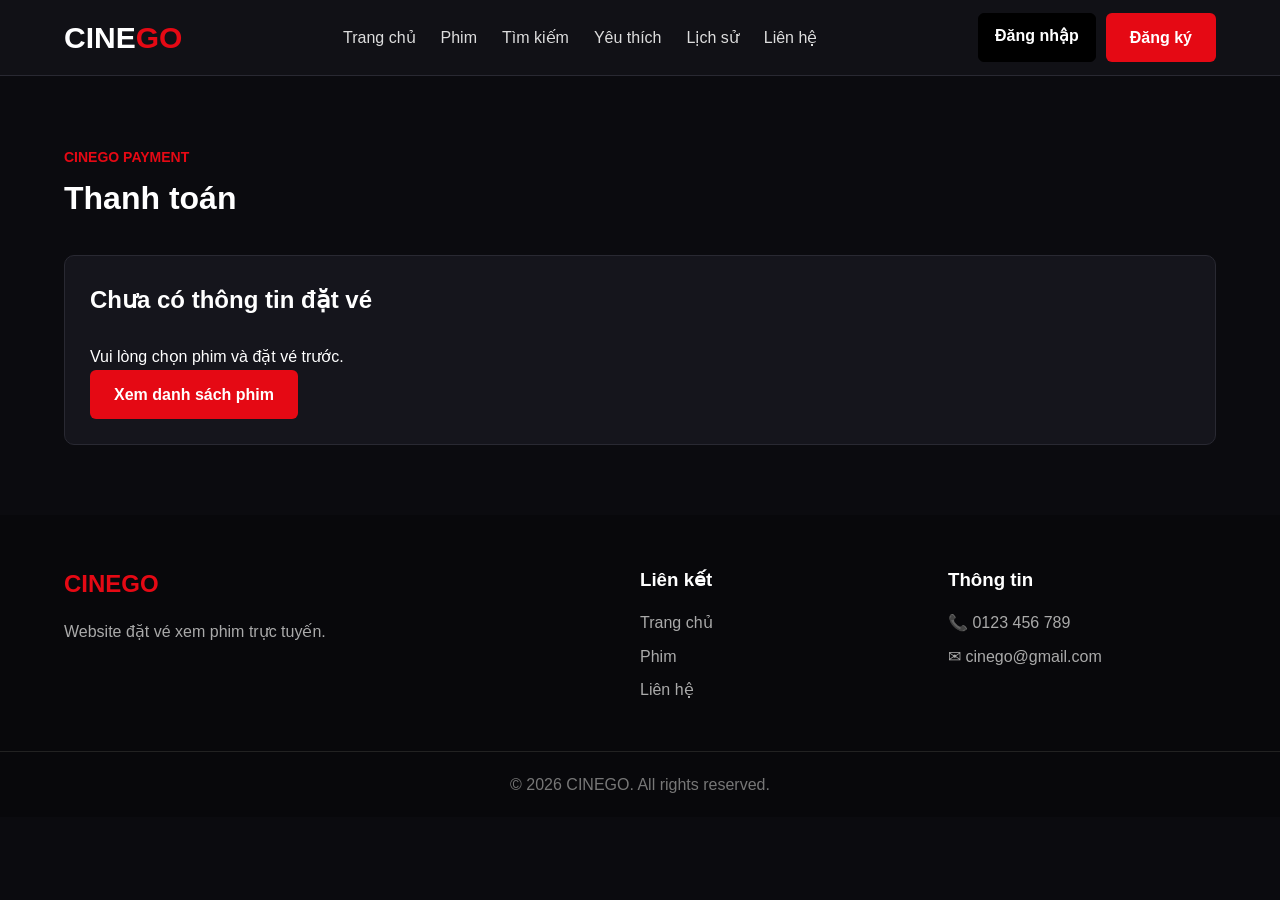
<file: src/main/resources/static/CINEGO/thanh-toan.html>
<!DOCTYPE html>
<html lang="vi">
<head>
    <meta charset="UTF-8">
    <meta name="viewport" content="width=device-width, initial-scale=1.0">

    <title>CINEGO - Thanh toán</title>

    <link rel="stylesheet" href="css/style.css">
</head>

<body>

    <!-- HEADER -->
    <header class="header">
        <div class="container header-content">

            <a href="index.html" class="logo">
                CINE<span>GO</span>
            </a>

            <nav class="menu">
                <a href="index.html">Trang chủ</a>
                <a href="danh-muc.html">Phim</a>
                <a href="tim-kiem.html">Tìm kiếm</a>
                <a href="yeu-thich.html">Yêu thích</a>
                <a href="lich-su.html">Lịch sử</a>
                <a href="lien-he.html">Liên hệ</a>
            </nav>

            <div class="header-actions">
                <a href="dang-nhap.html" class="btn-login">
                    Đăng nhập
                </a>

                <a href="dang-ky.html" class="btn-register">
                    Đăng ký
                </a>
            </div>

        </div>
    </header>


    <!-- THANH TOÁN -->

    <main class="section">

        <div class="container">

            <div class="section-title">

                <div>
                    <p>CINEGO PAYMENT</p>
                    <h2>Thanh toán</h2>
                </div>

            </div>


            <div id="paymentPage">

                <!-- JavaScript hiển thị -->

            </div>

        </div>

    </main>


    <!-- FOOTER -->

    <footer class="footer">

        <div class="container footer-content">

            <div>
                <h2>CINEGO</h2>

                <p>
                    Website đặt vé xem phim trực tuyến.
                </p>
            </div>

            <div>

                <h3>Liên kết</h3>

                <a href="index.html">
                    Trang chủ
                </a>

                <a href="danh-muc.html">
                    Phim
                </a>

                <a href="lien-he.html">
                    Liên hệ
                </a>

            </div>

            <div>

                <h3>Thông tin</h3>

                <p>📞 0123 456 789</p>

                <p>✉ cinego@gmail.com</p>

            </div>

        </div>


        <div class="copyright">
            © 2026 CINEGO. All rights reserved.
        </div>

    </footer>


    <script src="js/data.js"></script>
    <script src="js/main.js"></script>

</body>
</html>
</file>
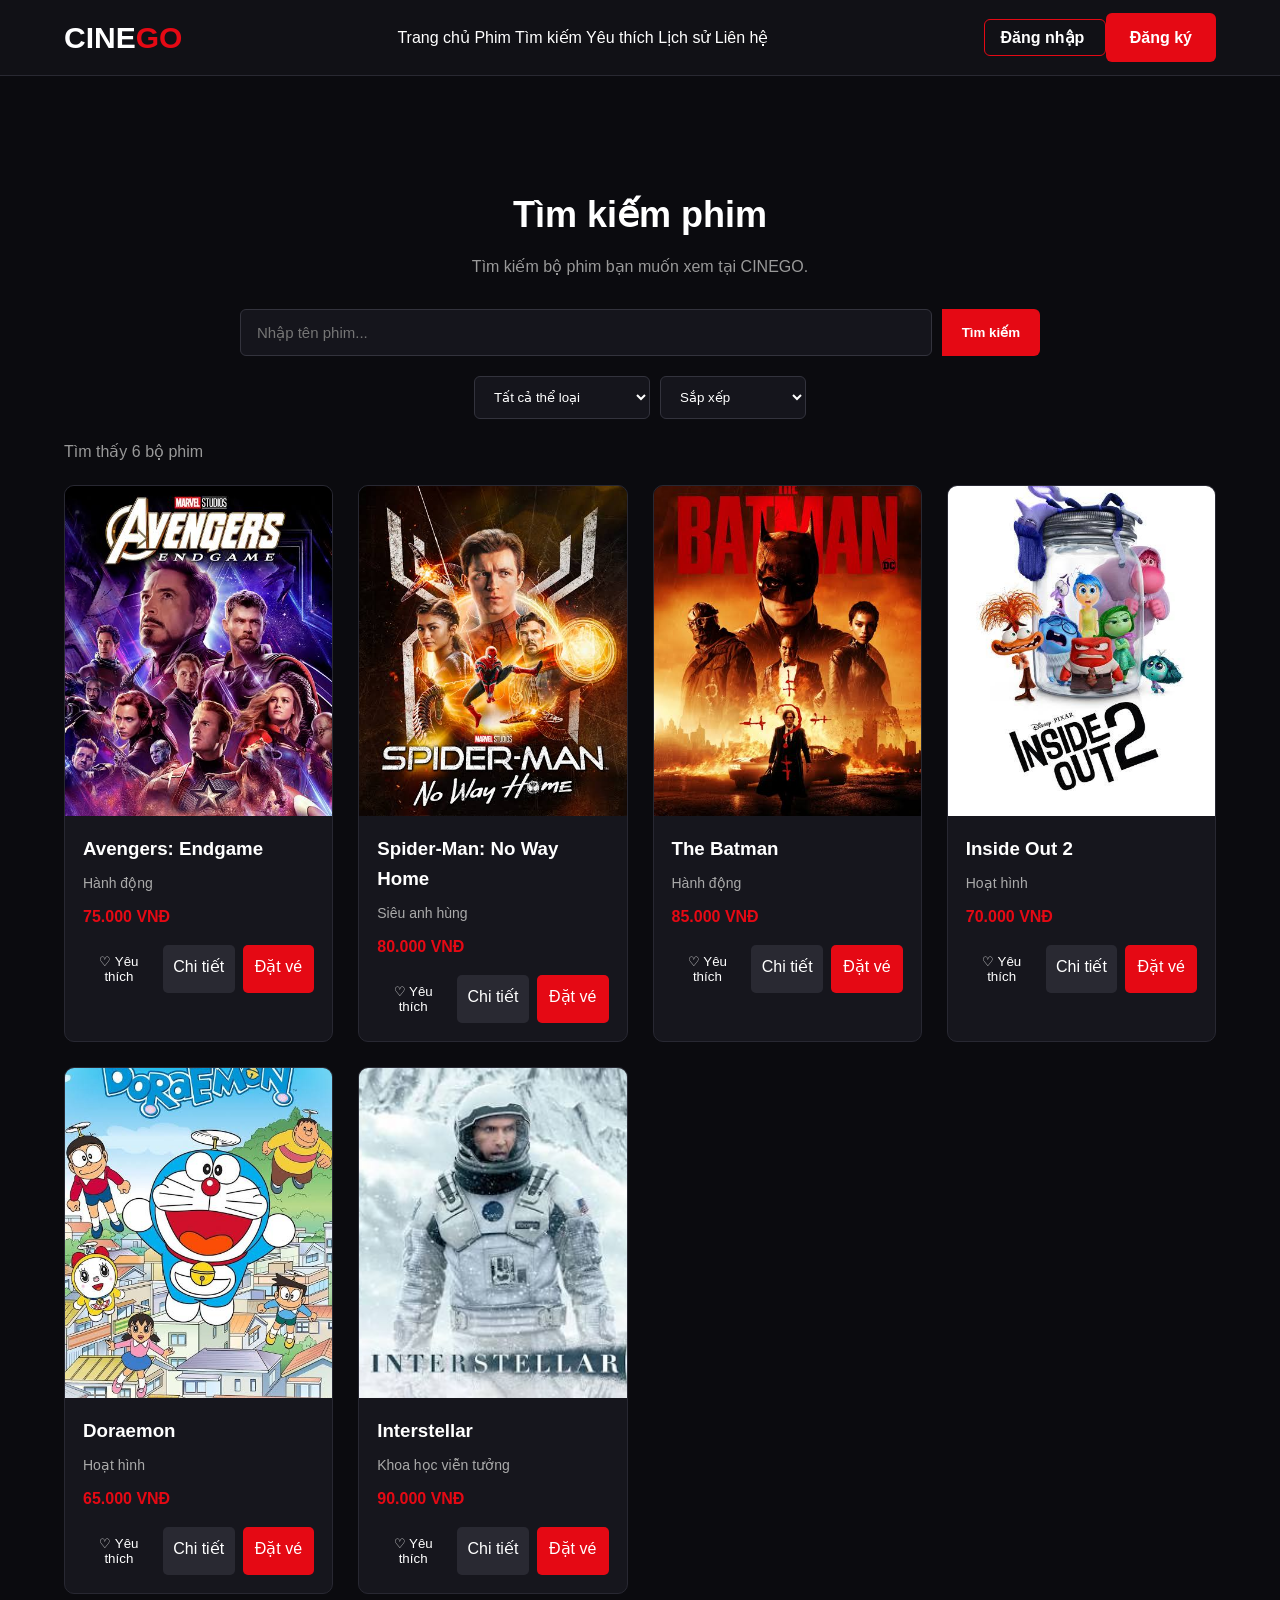
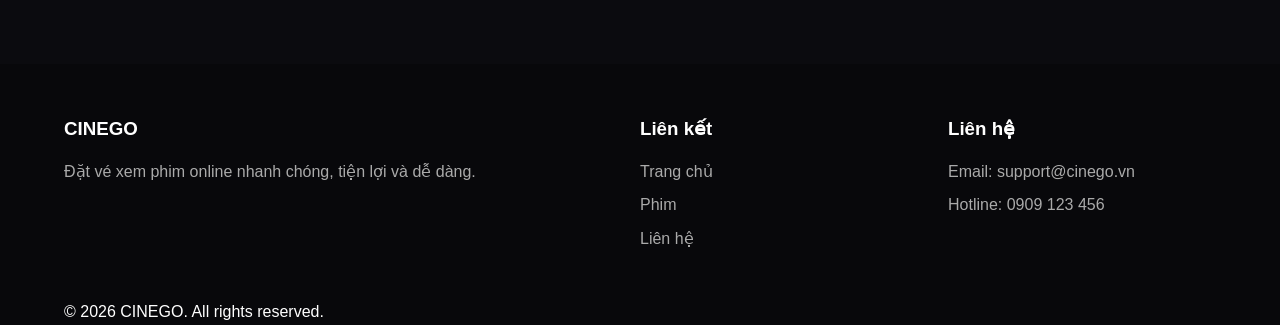
<file: src/main/resources/static/CINEGO/tim-kiem.html>
<!DOCTYPE html>
<html lang="vi">
<head>
    <meta charset="UTF-8">
    <meta name="viewport" content="width=device-width, initial-scale=1.0">

    <title>Tìm kiếm phim - CINEGO</title>

    <link rel="stylesheet" href="css/style.css">
</head>

<body>

    <!-- HEADER -->
    <header class="header">

        <div class="container header-content">

            <a href="index.html" class="logo">
                CINE<span>GO</span>
            </a>

            <nav class="nav">
                <a href="index.html">Trang chủ</a>
                <a href="danh-muc.html">Phim</a>
                <a href="tim-kiem.html">Tìm kiếm</a>
                <a href="yeu-thich.html">Yêu thích</a>
                <a href="lich-su.html">Lịch sử</a>
                <a href="lien-he.html">Liên hệ</a>
            </nav>

            <div class="header-buttons">

                <a href="dang-nhap.html" class="btn-login">
                    Đăng nhập
                </a>

                <a href="dang-ky.html" class="btn-primary">
                    Đăng ký
                </a>

            </div>

        </div>

    </header>


    <!-- TÌM KIẾM -->
    <section class="section search-page">

        <div class="container">

            <div class="search-page-header">

                <h1>Tìm kiếm phim</h1>

                <p>
                    Tìm kiếm bộ phim bạn muốn xem tại CINEGO.
                </p>

            </div>


            <!-- THANH TÌM KIẾM -->
            <div class="search-box">

                <input
                    type="text"
                    id="searchInput"
                    placeholder="Nhập tên phim..."
                >

                <button
                    id="searchButton"
                    class="btn-primary">

                    Tìm kiếm

                </button>

            </div>


            <!-- BỘ LỌC -->
            <div class="search-filters">

                <select id="searchCategory">

                    <option value="all">
                        Tất cả thể loại
                    </option>

                    <option value="Hành động">
                        Hành động
                    </option>

                    <option value="Siêu anh hùng">
                        Siêu anh hùng
                    </option>

                    <option value="Hoạt hình">
                        Hoạt hình
                    </option>

                    <option value="Khoa học viễn tưởng">
                        Khoa học viễn tưởng
                    </option>

                </select>


                <select id="searchSort">

                    <option value="default">
                        Sắp xếp
                    </option>

                    <option value="low">
                        Giá thấp → cao
                    </option>

                    <option value="high">
                        Giá cao → thấp
                    </option>

                    <option value="name">
                        Tên A → Z
                    </option>

                </select>

            </div>


            <!-- SỐ KẾT QUẢ -->
            <p id="searchResult" class="search-result">
                Hiển thị tất cả phim
            </p>


            <!-- DANH SÁCH -->
            <div
                id="searchMovieList"
                class="movie-grid">
            </div>

        </div>

    </section>


    <!-- FOOTER -->
    <footer class="footer">

        <div class="container">

            <div class="footer-content">

                <div>

                    <h3>CINEGO</h3>

                    <p>
                        Đặt vé xem phim online nhanh chóng,
                        tiện lợi và dễ dàng.
                    </p>

                </div>


                <div>

                    <h3>Liên kết</h3>

                    <a href="index.html">Trang chủ</a>
                    <a href="danh-muc.html">Phim</a>
                    <a href="lien-he.html">Liên hệ</a>

                </div>


                <div>

                    <h3>Liên hệ</h3>

                    <p>
                        Email: support@cinego.vn
                    </p>

                    <p>
                        Hotline: 0909 123 456
                    </p>

                </div>

            </div>


            <div class="footer-bottom">

                © 2026 CINEGO. All rights reserved.

            </div>

        </div>

    </footer>


    <script src="js/data.js"></script>
    <script src="js/main.js"></script>

</body>
</html>
</file>
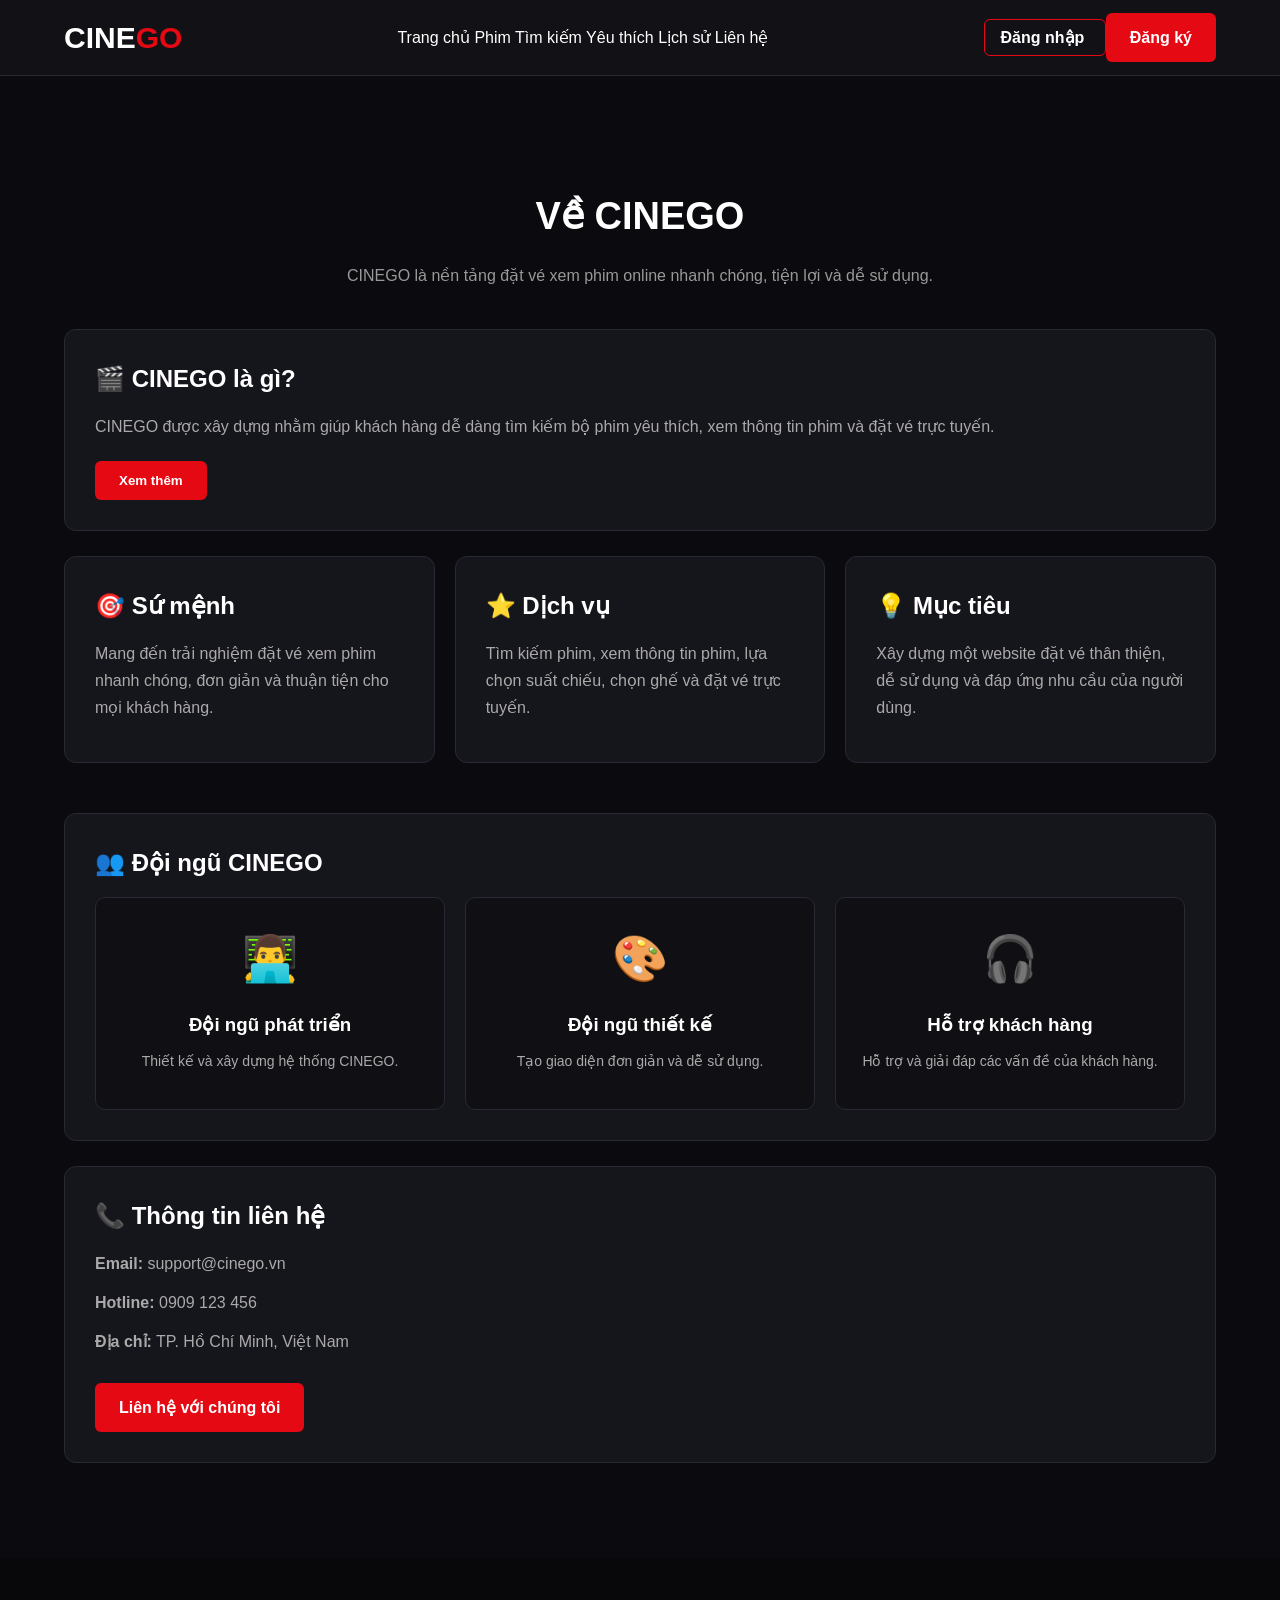
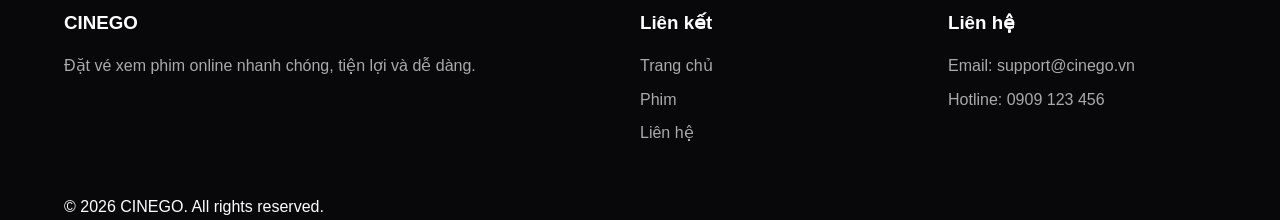
<file: src/main/resources/static/CINEGO/ve-chung-toi.html>
<!DOCTYPE html>
<html lang="vi">
<head>
    <meta charset="UTF-8">
    <meta name="viewport" content="width=device-width, initial-scale=1.0">

    <title>Về chúng tôi - CINEGO</title>

    <link rel="stylesheet" href="css/style.css">
</head>

<body>

    <!-- HEADER -->
    <header class="header">

        <div class="container header-content">

            <a href="index.html" class="logo">
                CINE<span>GO</span>
            </a>

            <nav class="nav">
                <a href="index.html">Trang chủ</a>
                <a href="danh-muc.html">Phim</a>
                <a href="tim-kiem.html">Tìm kiếm</a>
                <a href="yeu-thich.html">Yêu thích</a>
                <a href="lich-su.html">Lịch sử</a>
                <a href="lien-he.html">Liên hệ</a>
            </nav>

            <div class="header-buttons">

                <a href="dang-nhap.html" class="btn-login">
                    Đăng nhập
                </a>

                <a href="dang-ky.html" class="btn-primary">
                    Đăng ký
                </a>

            </div>

        </div>

    </header>


    <!-- GIỚI THIỆU -->
    <section class="section about-page">

        <div class="container">

            <div class="about-page-header">

                <h1>Về CINEGO</h1>

                <p>
                    CINEGO là nền tảng đặt vé xem phim online
                    nhanh chóng, tiện lợi và dễ sử dụng.
                </p>

            </div>


            <!-- GIỚI THIỆU -->
            <div class="about-page-card">

                <h2>🎬 CINEGO là gì?</h2>

                <p>
                    CINEGO được xây dựng nhằm giúp khách hàng
                    dễ dàng tìm kiếm bộ phim yêu thích, xem thông tin
                    phim và đặt vé trực tuyến.
                </p>

                <p id="aboutMore" class="about-more">

                    Với giao diện đơn giản và dễ sử dụng,
                    người dùng có thể lựa chọn phim, suất chiếu,
                    vị trí ghế và thực hiện đặt vé một cách thuận tiện.

                </p>

                <button
                    id="aboutMoreButton"
                    class="btn-primary">

                    Xem thêm

                </button>

            </div>


            <!-- SỨ MỆNH -->
            <div class="about-grid">

                <div class="about-page-card">

                    <h2>🎯 Sứ mệnh</h2>

                    <p>
                        Mang đến trải nghiệm đặt vé xem phim
                        nhanh chóng, đơn giản và thuận tiện
                        cho mọi khách hàng.
                    </p>

                </div>


                <div class="about-page-card">

                    <h2>⭐ Dịch vụ</h2>

                    <p>
                        Tìm kiếm phim, xem thông tin phim,
                        lựa chọn suất chiếu, chọn ghế và
                        đặt vé trực tuyến.
                    </p>

                </div>


                <div class="about-page-card">

                    <h2>💡 Mục tiêu</h2>

                    <p>
                        Xây dựng một website đặt vé thân thiện,
                        dễ sử dụng và đáp ứng nhu cầu của người dùng.
                    </p>

                </div>

            </div>


            <!-- ĐỘI NGŨ -->
            <div class="about-page-card team-section">

                <h2>👥 Đội ngũ CINEGO</h2>

                <div class="team-grid">

                    <div class="team-card">

                        <div class="team-avatar">
                            👨‍💻
                        </div>

                        <h3>Đội ngũ phát triển</h3>

                        <p>
                            Thiết kế và xây dựng hệ thống CINEGO.
                        </p>

                    </div>


                    <div class="team-card">

                        <div class="team-avatar">
                            🎨
                        </div>

                        <h3>Đội ngũ thiết kế</h3>

                        <p>
                            Tạo giao diện đơn giản và dễ sử dụng.
                        </p>

                    </div>


                    <div class="team-card">

                        <div class="team-avatar">
                            🎧
                        </div>

                        <h3>Hỗ trợ khách hàng</h3>

                        <p>
                            Hỗ trợ và giải đáp các vấn đề của khách hàng.
                        </p>

                    </div>

                </div>

            </div>


            <!-- THÔNG TIN -->
            <div class="about-page-card contact-about">

                <h2>📞 Thông tin liên hệ</h2>

                <p>
                    <strong>Email:</strong>
                    support@cinego.vn
                </p>

                <p>
                    <strong>Hotline:</strong>
                    0909 123 456
                </p>

                <p>
                    <strong>Địa chỉ:</strong>
                    TP. Hồ Chí Minh, Việt Nam
                </p>

                <a
                    href="lien-he.html"
                    class="btn-primary">

                    Liên hệ với chúng tôi

                </a>

            </div>

        </div>

    </section>


    <!-- FOOTER -->
    <footer class="footer">

        <div class="container">

            <div class="footer-content">

                <div>

                    <h3>CINEGO</h3>

                    <p>
                        Đặt vé xem phim online nhanh chóng,
                        tiện lợi và dễ dàng.
                    </p>

                </div>


                <div>

                    <h3>Liên kết</h3>

                    <a href="index.html">Trang chủ</a>
                    <a href="danh-muc.html">Phim</a>
                    <a href="lien-he.html">Liên hệ</a>

                </div>


                <div>

                    <h3>Liên hệ</h3>

                    <p>
                        Email: support@cinego.vn
                    </p>

                    <p>
                        Hotline: 0909 123 456
                    </p>

                </div>

            </div>


            <div class="footer-bottom">

                © 2026 CINEGO. All rights reserved.

            </div>

        </div>

    </footer>


    <!-- JAVASCRIPT -->
    <script src="js/data.js"></script>
    <script src="js/main.js"></script>

</body>
</html>
</file>
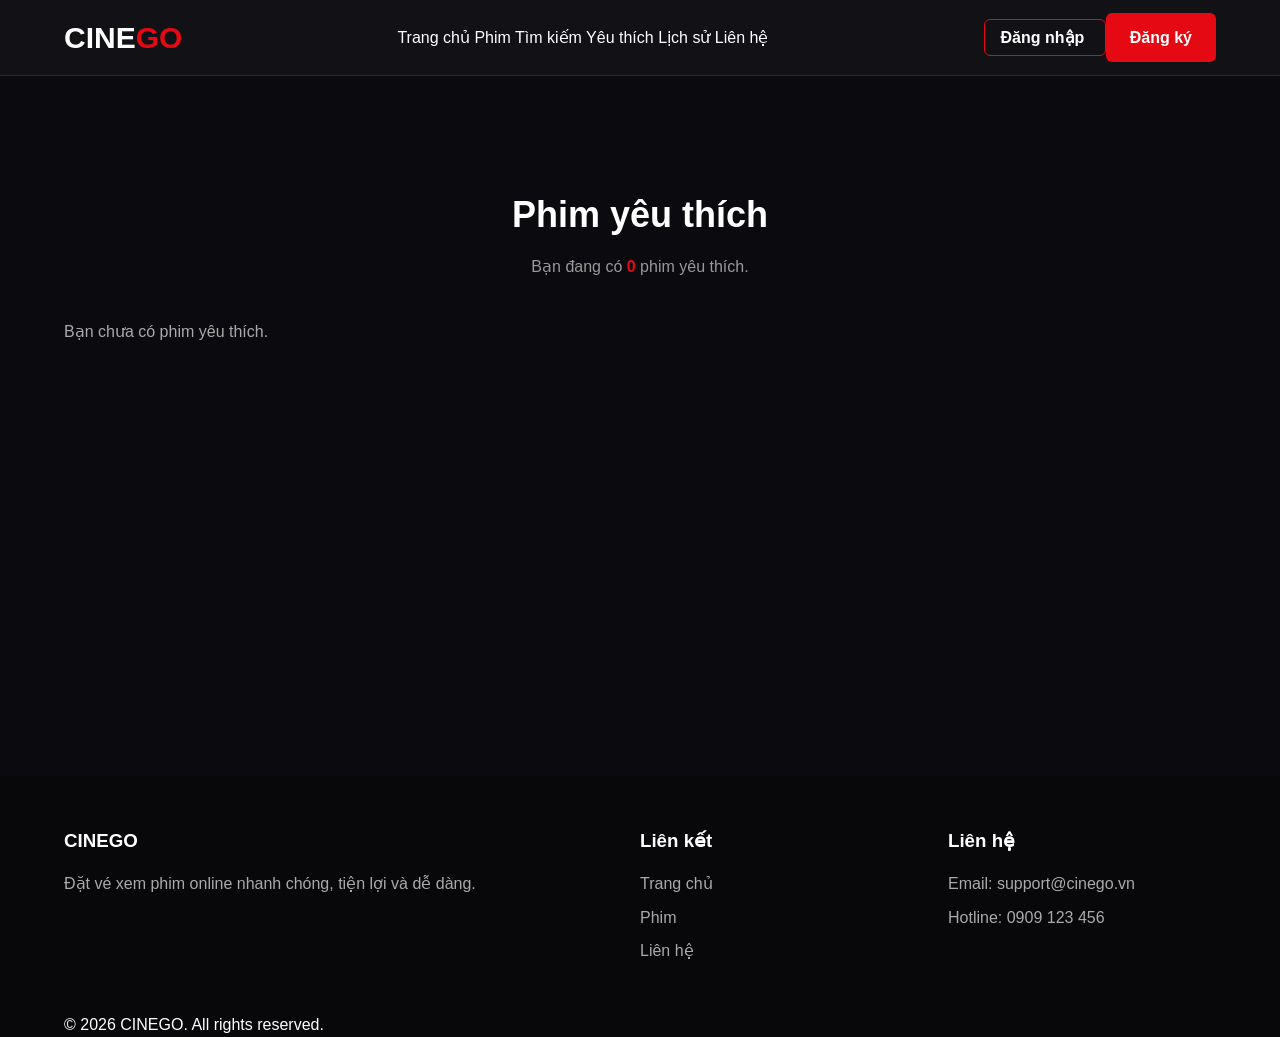
<file: src/main/resources/static/CINEGO/yeu-thich.html>
<!DOCTYPE html>
<html lang="vi">
<head>
    <meta charset="UTF-8">
    <meta name="viewport" content="width=device-width, initial-scale=1.0">

    <title>Yêu thích - CINEGO</title>

    <link rel="stylesheet" href="css/style.css">
</head>

<body>

    <!-- HEADER -->
    <header class="header">

        <div class="container header-content">

            <a href="index.html" class="logo">
                CINE<span>GO</span>
            </a>

            <nav class="nav">
                <a href="index.html">Trang chủ</a>
                <a href="danh-muc.html">Phim</a>
                <a href="tim-kiem.html">Tìm kiếm</a>
                <a href="yeu-thich.html">Yêu thích</a>
                <a href="lich-su.html">Lịch sử</a>
                <a href="lien-he.html">Liên hệ</a>
            </nav>

            <div class="header-buttons">

                <a href="dang-nhap.html" class="btn-login">
                    Đăng nhập
                </a>

                <a href="dang-ky.html" class="btn-primary">
                    Đăng ký
                </a>

            </div>

        </div>

    </header>


    <!-- YÊU THÍCH -->
    <section class="section favorite-page">

        <div class="container">

            <div class="favorite-header">

                <h1>Phim yêu thích</h1>

                <p>
                    Bạn đang có
                    <strong id="favoriteCount">0</strong>
                    phim yêu thích.
                </p>

            </div>


            <!-- DANH SÁCH PHIM -->
            <div
                id="favoriteList"
                class="movie-grid">
            </div>

        </div>

    </section>


    <!-- FOOTER -->
    <footer class="footer">

        <div class="container">

            <div class="footer-content">

                <div>

                    <h3>CINEGO</h3>

                    <p>
                        Đặt vé xem phim online nhanh chóng,
                        tiện lợi và dễ dàng.
                    </p>

                </div>


                <div>

                    <h3>Liên kết</h3>

                    <a href="index.html">
                        Trang chủ
                    </a>

                    <a href="danh-muc.html">
                        Phim
                    </a>

                    <a href="lien-he.html">
                        Liên hệ
                    </a>

                </div>


                <div>

                    <h3>Liên hệ</h3>

                    <p>
                        Email: support@cinego.vn
                    </p>

                    <p>
                        Hotline: 0909 123 456
                    </p>

                </div>

            </div>


            <div class="footer-bottom">

                © 2026 CINEGO. All rights reserved.

            </div>

        </div>

    </footer>


    <!-- JAVASCRIPT -->
    <script src="js/data.js"></script>
    <script src="js/main.js"></script>

</body>
</html>
</file>
<file: src/main/resources/static/CINEGO/css/style.css>
/* =========================
   RESET
========================= */

* {
    margin: 0;
    padding: 0;
    box-sizing: border-box;
}

body {
    font-family: Arial, Helvetica, sans-serif;
    background: #0b0b0f;
    color: white;
    line-height: 1.6;
}

a {
    text-decoration: none;
    color: inherit;
}

button {
    font-family: inherit;
    cursor: pointer;
}

.container {
    width: 90%;
    max-width: 1200px;
    margin: auto;
}


/* =========================
   HEADER
========================= */

.header {
    background: #111116;
    border-bottom: 1px solid #292932;
    position: sticky;
    top: 0;
    z-index: 1000;
}

.header-content {
    min-height: 75px;
    display: flex;
    align-items: center;
    justify-content: space-between;
    gap: 25px;
}

.logo {
    font-size: 30px;
    font-weight: bold;
    color: white;
}

.logo span {
    color: #e50914;
}

.menu {
    display: flex;
    gap: 25px;
}

.menu a {
    color: #ddd;
    transition: 0.3s;
}

.menu a:hover {
    color: #e50914;
}

.header-actions {
    display: flex;
    gap: 10px;
}

.btn-login,
.btn-register {
    padding: 9px 16px;
    border-radius: 6px;
    font-weight: bold;
}

.btn-login {
    border: 1px solid #e50914;
    color: white;
}

.btn-register {
    background: #e50914;
    color: white;
}


/* =========================
   BUTTON
========================= */

.btn-primary {
    display: inline-block;
    background: #e50914;
    color: white;
    padding: 12px 24px;
    border-radius: 6px;
    font-weight: bold;
    border: none;
    transition: 0.3s;
}

.btn-primary:hover {
    background: #b20710;
    transform: translateY(-2px);
}


/* =========================
   HERO
========================= */

.hero {
    min-height: 550px;
    position: relative;
    background:
        linear-gradient(
            90deg,
            #0b0b0f 10%,
            rgba(11, 11, 15, 0.85) 45%,
            rgba(11, 11, 15, 0.25)
        ),
        linear-gradient(
            180deg,
            #15151d,
            #0b0b0f
        );
    background-size: cover;
    background-position: center;
    background-repeat: no-repeat;
    display: flex;
    align-items: center;
    overflow: hidden;
}

.hero-content {
    width: 90%;
}

.hero-text {
    max-width: 600px;
}

.hero-small {
    color: #e50914;
    font-weight: bold;
    letter-spacing: 2px;
    margin-bottom: 15px;
}

.hero h1 {
    font-size: 55px;
    line-height: 1.1;
    margin-bottom: 20px;
}

.hero h1 span {
    color: #e50914;
}

.hero p {
    color: #ccc;
    font-size: 18px;
    margin-bottom: 25px;
}

.slider-buttons {
    position: absolute;
    right: 40px;
    bottom: 50px;
    display: flex;
    gap: 10px;
}

.slider-buttons button {
    width: 45px;
    height: 45px;
    border: 1px solid #555;
    background: #17171d;
    color: white;
    border-radius: 50%;
}

.slider-buttons button:hover {
    background: #e50914;
}

.slider-dots {
    position: absolute;
    bottom: 25px;
    left: 50%;
    transform: translateX(-50%);
    display: flex;
    gap: 8px;
}

.dot {
    width: 10px;
    height: 10px;
    background: #666;
    border-radius: 50%;
    display: block;
    cursor: pointer;
}

.dot.active {
    background: #e50914;
}


/* =========================
   PROMOTION
========================= */

.promotion {
    background: #15151c;
    padding: 30px 0;
    border-top: 1px solid #292932;
    border-bottom: 1px solid #292932;
}

.promotion-content {
    display: flex;
    justify-content: space-between;
    align-items: center;
    gap: 30px;
}

.promotion-title {
    color: #e50914;
    font-weight: bold;
}

.promotion h2 {
    margin-top: 5px;
}

.countdown {
    display: flex;
    gap: 12px;
}

.countdown div {
    min-width: 70px;
    text-align: center;
    background: #0b0b0f;
    padding: 10px;
    border-radius: 8px;
}

.countdown strong {
    display: block;
    font-size: 25px;
    color: #e50914;
}

.countdown span {
    color: #aaa;
    font-size: 12px;
}


/* =========================
   SECTION
========================= */

.section {
    padding: 70px 0;
}

.section-title {
    display: flex;
    justify-content: space-between;
    align-items: end;
    margin-bottom: 30px;
}

.section-title p,
.section-label {
    color: #e50914;
    font-weight: bold;
    font-size: 14px;
}

.section-title h2 {
    font-size: 32px;
    margin-top: 5px;
}

.section-title a {
    color: #e50914;
}


/* =========================
   MOVIE GRID
========================= */

.movie-grid {
    display: grid;
    grid-template-columns: repeat(4, 1fr);
    gap: 25px;
}

.movie-card {
    background: #16161d;
    border-radius: 10px;
    overflow: hidden;
    border: 1px solid #282832;
    transition: 0.3s;
}

.movie-card:hover {
    transform: translateY(-7px);
    border-color: #e50914;
}


/* =========================
   ẢNH PHIM
========================= */

.movie-image {
    width: 100%;
    height: 330px;
    background: #24242d;
    object-fit: cover;
    display: block;
}

/* Đảm bảo tất cả ảnh trong movie-card đều bằng nhau */
.movie-card img {
    width: 100%;
    height: 330px;
    object-fit: cover;
    display: block;
}

.movie-info {
    padding: 18px;
}

.movie-info h3 {
    margin-bottom: 8px;
}

.movie-category {
    color: #aaa;
    font-size: 14px;
    margin-bottom: 10px;
}

.movie-price {
    color: #e50914;
    font-weight: bold;
    margin-bottom: 15px;
}

.movie-actions {
    display: flex;
    gap: 8px;
}

.movie-actions a,
.movie-actions button {
    flex: 1;
    padding: 9px;
    text-align: center;
    border-radius: 5px;
    border: none;
}

.btn-detail {
    background: #292932;
    color: white;
}

.btn-book {
    background: #e50914;
    color: white;
}


/* =========================
   ABOUT HOME
========================= */

.about-home {
    padding: 80px 0;
    background: #15151c;
}

.about-content {
    max-width: 900px;
}

.about-home h2 {
    font-size: 38px;
    margin: 10px 0 20px;
}

.about-home h2 span {
    color: #e50914;
}

.about-home p {
    color: #bbb;
    margin-bottom: 25px;
}


/* =========================
   FOOTER
========================= */

.footer {
    background: #08080b;
    padding-top: 50px;
}

.footer-content {
    display: grid;
    grid-template-columns: 2fr 1fr 1fr;
    gap: 40px;
    padding-bottom: 40px;
}

.footer h2 {
    color: #e50914;
    margin-bottom: 15px;
}

.footer h3 {
    margin-bottom: 15px;
}

.footer p {
    color: #aaa;
    margin-bottom: 8px;
}

.footer a {
    display: block;
    color: #aaa;
    margin-bottom: 8px;
}

.footer a:hover {
    color: #e50914;
}

.copyright {
    text-align: center;
    padding: 20px;
    border-top: 1px solid #222;
    color: #777;
}


/* =========================
   POPUP
========================= */

.popup {
    position: fixed;
    inset: 0;
    background: rgba(0, 0, 0, 0.75);
    display: none;
    justify-content: center;
    align-items: center;
    z-index: 2000;
}

.popup.show {
    display: flex;
}

.popup-box {
    width: 90%;
    max-width: 450px;
    background: #18181f;
    border: 1px solid #333;
    border-radius: 12px;
    padding: 35px;
    text-align: center;
    position: relative;
}

.popup-box h2 {
    margin-bottom: 15px;
}

.popup-box p {
    color: #aaa;
    margin-bottom: 25px;
}

.popup-close {
    position: absolute;
    right: 15px;
    top: 10px;
    border: none;
    background: none;
    color: white;
    font-size: 28px;
}


/* =========================
   BACK TO TOP
========================= */

#backToTop {
    position: fixed;
    right: 25px;
    bottom: 25px;
    width: 45px;
    height: 45px;
    border: none;
    border-radius: 50%;
    background: #e50914;
    color: white;
    font-size: 20px;
    display: none;
    z-index: 1000;
}

#backToTop.show {
    display: block;
}


/* =========================
   RESPONSIVE
========================= */

@media (max-width: 900px) {

    .menu {
        display: none;
    }

    .movie-grid {
        grid-template-columns: repeat(2, 1fr);
    }

    .hero h1 {
        font-size: 42px;
    }

    .promotion-content {
        flex-direction: column;
        align-items: flex-start;
    }

    .footer-content {
        grid-template-columns: 1fr 1fr;
    }
}


@media (max-width: 600px) {

    .header-content {
        min-height: 65px;
    }

    .logo {
        font-size: 24px;
    }

    .btn-login,
    .btn-register {
        padding: 7px 10px;
        font-size: 13px;
    }

    .hero {
        min-height: 500px;
    }

    .hero h1 {
        font-size: 35px;
    }

    .hero p {
        font-size: 15px;
    }

    .movie-grid {
        grid-template-columns: 1fr;
    }

    .movie-image,
    .movie-card img {
        height: 330px;
    }

    .countdown {
        width: 100%;
        justify-content: space-between;
    }

    .countdown div {
        min-width: 60px;
    }

    .section-title {
        align-items: flex-start;
        gap: 15px;
        flex-direction: column;
    }

    .footer-content {
        grid-template-columns: 1fr;
    }
}


/* =========================
   MOVIE FILTER
========================= */

.movie-filter {
    display: flex;
    gap: 15px;
    margin-bottom: 25px;
    flex-wrap: wrap;
}

.search-box {
    display: flex;
    flex: 1;
    min-width: 250px;
}

.search-box input {
    flex: 1;
    padding: 12px 15px;
    background: #18181f;
    border: 1px solid #333;
    color: white;
    outline: none;
    border-radius: 6px 0 0 6px;
}

.search-box button {
    padding: 12px 20px;
    border: none;
    background: #e50914;
    color: white;
    border-radius: 0 6px 6px 0;
}

.movie-filter select {
    padding: 12px 15px;
    background: #18181f;
    border: 1px solid #333;
    color: white;
    border-radius: 6px;
    outline: none;
}

.movie-result {
    color: #aaa;
    margin-bottom: 20px;
}


/* =========================
   MOVIE DETAIL
========================= */

.movie-detail {
    display: grid;
    grid-template-columns: 350px 1fr;
    gap: 45px;
    background: #15151c;
    padding: 30px;
    border-radius: 12px;
    border: 1px solid #292932;
}

.movie-detail-image {
    width: 100%;
    height: 500px;
    object-fit: cover;
    border-radius: 8px;
    background: #24242d;
}

.movie-detail-info {
    padding: 10px 0;
}

.movie-detail-info .category {
    color: #e50914;
    font-weight: bold;
    margin-bottom: 10px;
}

.movie-detail-info h1 {
    font-size: 40px;
    margin-bottom: 15px;
}

.movie-detail-info .description {
    color: #bbb;
    margin: 20px 0;
    line-height: 1.8;
}

.detail-price {
    color: #e50914;
    font-size: 25px;
    font-weight: bold;
    margin-bottom: 20px;
}

.quantity-box {
    display: flex;
    align-items: center;
    gap: 15px;
    margin-bottom: 25px;
}

.quantity-box button {
    width: 38px;
    height: 38px;
    border: none;
    background: #292932;
    color: white;
    border-radius: 5px;
    font-size: 20px;
}

.quantity-box span {
    min-width: 30px;
    text-align: center;
    font-size: 18px;
}

.detail-actions {
    display: flex;
    gap: 12px;
    flex-wrap: wrap;
}

.btn-favorite {
    padding: 12px 20px;
    border: 1px solid #e50914;
    background: transparent;
    color: white;
    border-radius: 6px;
}

.btn-favorite.active {
    background: #e50914;
}


@media (max-width: 700px) {

    .movie-detail {
        grid-template-columns: 1fr;
    }

    .movie-detail-image {
        height: 450px;
    }

    .movie-detail-info h1 {
        font-size: 30px;
    }
}


/* =========================
   TOAST
========================= */

.toast {
    position: fixed;
    right: 25px;
    bottom: 25px;
    background: #e50914;
    color: white;
    padding: 14px 20px;
    border-radius: 7px;
    z-index: 3000;
    animation: toastShow 0.3s ease;
}

@keyframes toastShow {

    from {
        opacity: 0;
        transform: translateY(20px);
    }

    to {
        opacity: 1;
        transform: translateY(0);
    }

}


/* =========================
   BOOKING
========================= */

.booking-layout {
    display: grid;
    grid-template-columns: 1fr 350px;
    gap: 25px;
}

.booking-box,
.booking-summary {
    background: #15151c;
    border: 1px solid #292932;
    border-radius: 10px;
    padding: 25px;
}

.booking-box h2,
.booking-summary h2 {
    margin-bottom: 20px;
}

.booking-label {
    display: block;
    margin-bottom: 10px;
    font-weight: bold;
}

.booking-select {
    width: 100%;
    padding: 13px;
    background: #0b0b0f;
    color: white;
    border: 1px solid #333;
    border-radius: 6px;
    margin-bottom: 25px;
}

.showtimes {
    display: flex;
    flex-wrap: wrap;
    gap: 10px;
    margin-bottom: 25px;
}

.showtime-btn {
    padding: 11px 18px;
    background: #292932;
    color: white;
    border: 1px solid #444;
    border-radius: 6px;
}

.showtime-btn:hover,
.showtime-btn.active {
    background: #e50914;
    border-color: #e50914;
}

.seat-title {
    margin-bottom: 15px;
}

.seat-screen {
    text-align: center;
    padding: 10px;
    margin-bottom: 25px;
    background: #333;
    color: #ddd;
    border-radius: 5px;
}

.seats {
    display: grid;
    grid-template-columns: repeat(6, 1fr);
    gap: 10px;
    max-width: 450px;
    margin: auto;
}

.seat {
    padding: 10px 5px;
    border: none;
    border-radius: 5px;
    background: #292932;
    color: white;
}

.seat:hover {
    background: #555;
}

.seat.selected {
    background: #e50914;
}

.seat.sold {
    background: #555;
    color: #888;
    cursor: not-allowed;
}

.booking-summary img {
    width: 120px;
    height: 160px;
    object-fit: cover;
    border-radius: 6px;
    margin-bottom: 15px;
}

.summary-row {
    display: flex;
    justify-content: space-between;
    gap: 15px;
    padding: 10px 0;
    border-bottom: 1px solid #292932;
}

.summary-total {
    display: flex;
    justify-content: space-between;
    margin-top: 20px;
    font-size: 20px;
    font-weight: bold;
}

.summary-total span:last-child {
    color: #e50914;
}

.booking-error {
    color: #ff4d4d;
    margin-bottom: 15px;
    display: none;
}


@media (max-width: 800px) {

    .booking-layout {
        grid-template-columns: 1fr;
    }

    .seats {
        grid-template-columns: repeat(4, 1fr);
    }
}


/* =========================
   PAYMENT
========================= */

.payment-layout {
    display: grid;
    grid-template-columns: 1fr 380px;
    gap: 25px;
}

.payment-box,
.order-box {
    background: #15151c;
    border: 1px solid #292932;
    border-radius: 10px;
    padding: 25px;
}

.payment-box h2,
.order-box h2 {
    margin-bottom: 25px;
}

.form-group {
    margin-bottom: 18px;
}

.form-group label {
    display: block;
    margin-bottom: 8px;
    font-weight: bold;
}

.form-group input,
.form-group select {
    width: 100%;
    padding: 13px;
    background: #0b0b0f;
    color: white;
    border: 1px solid #333;
    border-radius: 6px;
    outline: none;
}

.form-group input:focus,
.form-group select:focus {
    border-color: #e50914;
}

.form-error {
    color: #ff4d4d;
    font-size: 14px;
    margin-top: 5px;
    display: none;
}

.payment-method {
    display: flex;
    gap: 10px;
    flex-wrap: wrap;
}

.payment-method label {
    flex: 1;
    min-width: 120px;
    padding: 14px;
    background: #292932;
    border: 1px solid #444;
    border-radius: 6px;
    cursor: pointer;
}

.payment-method input {
    margin-right: 8px;
}

.order-row {
    display: flex;
    justify-content: space-between;
    gap: 15px;
    padding: 12px 0;
    border-bottom: 1px solid #292932;
}

.order-total {
    display: flex;
    justify-content: space-between;
    margin-top: 20px;
    font-size: 21px;
    font-weight: bold;
}

.order-total span:last-child {
    color: #e50914;
}

.payment-message {
    padding: 12px;
    border-radius: 6px;
    margin-bottom: 15px;
    display: none;
}

.payment-message.error {
    display: block;
    background: #351417;
    color: #ff6b6b;
}


@media (max-width: 800px) {

    .payment-layout {
        grid-template-columns: 1fr;
    }

}


/* =========================
   SUCCESS PAGE
========================= */

.success-box {
    max-width: 700px;
    margin: 50px auto;
    padding: 40px;
    background: #15151c;
    border: 1px solid #292932;
    border-radius: 16px;
    text-align: center;
    box-shadow: 0 5px 25px rgba(0, 0, 0, 0.2);
}

.success-icon {
    width: 80px;
    height: 80px;
    margin: 0 auto 20px;
    border-radius: 50%;
    background: #22c55e;
    color: white;
    display: flex;
    align-items: center;
    justify-content: center;
    font-size: 42px;
    font-weight: bold;
}

.success-box h1 {
    margin-bottom: 10px;
    color: #22c55e;
}

.success-box > p {
    color: #aaa;
    margin-bottom: 25px;
}

.success-info {
    text-align: left;
    background: #0b0b0f;
    padding: 20px;
    border-radius: 10px;
    margin-bottom: 25px;
}

.success-info p {
    margin: 10px 0;
}

.success-info strong {
    color: white;
}

.success-actions {
    display: flex;
    justify-content: center;
    gap: 15px;
    flex-wrap: wrap;
}

.success-actions a {
    text-decoration: none;
}

.btn-secondary {
    display: inline-block;
    background: #292932;
    color: white;
    padding: 12px 24px;
    border-radius: 6px;
    font-weight: bold;
    border: 1px solid #444;
}

.btn-secondary:hover {
    background: #3a3a45;
}


/* =========================
   HISTORY TABLE
========================= */

.history-table-wrapper {
    width: 100%;
    overflow-x: auto;
    margin-top: 30px;
    background: #15151c;
    border: 1px solid #292932;
    border-radius: 12px;
    box-shadow: 0 5px 20px rgba(0, 0, 0, 0.2);
}

.history-table {
    width: 100%;
    min-width: 1100px;
    border-collapse: collapse;
}

.history-table th {
    background: #e50914;
    color: white;
    padding: 15px 12px;
    text-align: left;
    white-space: nowrap;
}

.history-table td {
    padding: 14px 12px;
    border-bottom: 1px solid #292932;
    color: #ddd;
    white-space: nowrap;
}

.history-table tbody tr:hover {
    background: #1d1d25;
}

.history-code {
    font-weight: bold;
    color: #e50914 !important;
}

.history-total {
    font-weight: bold;
    color: #e50914 !important;
}

.history-status {
    display: inline-block;
    padding: 6px 10px;
    border-radius: 20px;
    background: #14532d;
    color: #86efac;
    font-weight: bold;
    font-size: 13px;
}

.empty-history {
    text-align: center;
    padding: 40px !important;
    color: #aaa !important;
}


/* =========================
   HISTORY MOBILE
========================= */

@media (max-width: 768px) {

    .history-table-wrapper {
        overflow-x: auto;
    }

    .history-table {
        min-width: 1100px;
    }

}


/* =========================
   GENERAL MOBILE
========================= */

@media (max-width: 600px) {

    .success-box {
        padding: 25px 18px;
        margin: 30px auto;
    }

    .success-info {
        padding: 15px;
    }

}


/* =========================
   REGISTER PAGE
========================= */

.register-section {
    min-height: 700px;
    display: flex;
    align-items: center;
    justify-content: center;
}

.form-box {
    width: 100%;
    max-width: 500px;
    margin: 40px auto;
    padding: 35px;
    background: #15151c;
    border: 1px solid #292933;
    border-radius: 12px;
    box-shadow: 0 10px 30px rgba(0, 0, 0, 0.3);
}

.form-box h1 {
    text-align: center;
    margin-bottom: 10px;
    color: #ffffff;
}

.form-description {
    text-align: center;
    color: #999;
    margin-bottom: 30px;
}

.form-group {
    margin-bottom: 20px;
}

.form-group label {
    display: block;
    margin-bottom: 8px;
    color: #ffffff;
    font-weight: 600;
}

.form-group input {
    width: 100%;
    padding: 13px 15px;
    border: 1px solid #33333d;
    border-radius: 6px;
    background: #0f0f14;
    color: #ffffff;
    font-size: 15px;
    outline: none;
    box-sizing: border-box;
}

.form-group input:focus {
    border-color: #e50914;
}

.error-message {
    display: block;
    margin-top: 6px;
    color: #ff4d4d;
    font-size: 13px;
    min-height: 18px;
}

.register-button {
    width: 100%;
    margin-top: 5px;
    border: none;
    cursor: pointer;
}

.form-message {
    text-align: center;
    margin-top: 15px;
    font-weight: 600;
}

.login-link {
    text-align: center;
    margin-top: 20px;
    color: #aaa;
}

.login-link a {
    color: #e50914;
    font-weight: 600;
}

.login-link a:hover {
    text-decoration: underline;
}


/* MOBILE */

@media (max-width: 600px) {

    .form-box {
        margin: 20px 15px;
        padding: 25px 20px;
    }

    .form-box h1 {
        font-size: 25px;
    }

}


/* =========================
   CONTACT PAGE
========================= */

.contact-section {
    min-height: 700px;
}

.contact-wrapper {
    display: grid;
    grid-template-columns: 1fr 1.2fr;
    gap: 40px;
    max-width: 1100px;
    margin: 40px auto;
}


/* THÔNG TIN LIÊN HỆ */

.contact-info {
    padding: 30px;
    background: #15151c;
    border: 1px solid #292933;
    border-radius: 12px;
}

.contact-info h1 {
    font-size: 32px;
    margin-bottom: 15px;
}

.contact-info > p {
    color: #999;
    line-height: 1.7;
    margin-bottom: 30px;
}

.contact-item {
    padding: 18px 0;
    border-bottom: 1px solid #292933;
}

.contact-item:last-child {
    border-bottom: none;
}

.contact-item h3 {
    margin-bottom: 8px;
}

.contact-item p {
    color: #aaa;
}


/* FORM LIÊN HỆ */

.contact-form-box {
    padding: 30px;
    background: #15151c;
    border: 1px solid #292933;
    border-radius: 12px;
}

.contact-form-box h2 {
    margin-bottom: 25px;
}

.contact-form-box textarea {
    width: 100%;
    padding: 13px 15px;
    border: 1px solid #33333d;
    border-radius: 6px;
    background: #0f0f14;
    color: #ffffff;
    font-size: 15px;
    outline: none;
    resize: vertical;
    box-sizing: border-box;
    font-family: inherit;
}

.contact-form-box textarea:focus {
    border-color: #e50914;
}


/* ĐẾM KÝ TỰ */

.char-count {
    text-align: right;
    color: #777;
    font-size: 13px;
    margin-top: 5px;
}


/* BUTTON */

.contact-buttons {
    display: flex;
    gap: 10px;
    margin-top: 10px;
}

.btn-secondary {
    padding: 12px 25px;
    border: 1px solid #444;
    border-radius: 6px;
    background: transparent;
    color: #ffffff;
    cursor: pointer;
    font-size: 15px;
}

.btn-secondary:hover {
    border-color: #e50914;
    color: #e50914;
}


/* MOBILE */

@media (max-width: 768px) {

    .contact-wrapper {
        grid-template-columns: 1fr;
        gap: 20px;
        margin: 20px auto;
    }

    .contact-info,
    .contact-form-box {
        padding: 22px;
    }

    .contact-info h1 {
        font-size: 26px;
    }

    .contact-buttons {
        flex-direction: column;
    }

    .contact-buttons button {
        width: 100%;
    }
}


/* =========================
   ABOUT US PAGE
========================= */

.about-page {
    min-height: 700px;
}

.about-page-header {
    text-align: center;
    max-width: 800px;
    margin: 40px auto;
}

.about-page-header h1 {
    font-size: 38px;
    margin-bottom: 15px;
}

.about-page-header p {
    color: #999;
    line-height: 1.7;
}


/* CARD */

.about-page-card {
    background: #15151c;
    border: 1px solid #292933;
    border-radius: 12px;
    padding: 30px;
    margin-bottom: 25px;
}

.about-page-card h2 {
    margin-bottom: 15px;
}

.about-page-card p {
    color: #aaa;
    line-height: 1.7;
    margin-bottom: 10px;
}


/* XEM THÊM */

.about-more {
    display: none;
}

.about-more.show {
    display: block;
}

#aboutMoreButton {
    margin-top: 10px;
    border: none;
    cursor: pointer;
}


/* GRID */

.about-grid {
    display: grid;
    grid-template-columns: repeat(3, 1fr);
    gap: 20px;
}


/* TEAM */

.team-section {
    margin-top: 25px;
}

.team-grid {
    display: grid;
    grid-template-columns: repeat(3, 1fr);
    gap: 20px;
}

.team-card {
    padding: 25px;
    text-align: center;
    background: #0f0f14;
    border: 1px solid #292933;
    border-radius: 10px;
}

.team-avatar {
    font-size: 45px;
    margin-bottom: 15px;
}

.team-card h3 {
    margin-bottom: 10px;
}

.team-card p {
    font-size: 14px;
}


/* CONTACT */

.contact-about p {
    margin-bottom: 12px;
}

.contact-about .btn-primary {
    display: inline-block;
    margin-top: 15px;
}


/* MOBILE */

@media (max-width: 768px) {

    .about-page-header h1 {
        font-size: 30px;
    }

    .about-grid {
        grid-template-columns: 1fr;
    }

    .team-grid {
        grid-template-columns: 1fr;
    }

    .about-page-card {
        padding: 22px;
    }

}


/* =========================
   SEARCH PAGE
========================= */

.search-page {
    min-height: 700px;
}

.search-page-header {
    text-align: center;
    margin: 40px auto 30px;
}

.search-page-header h1 {
    font-size: 36px;
    margin-bottom: 10px;
}

.search-page-header p {
    color: #999;
}


/* SEARCH BOX */

.search-box {
    display: flex;
    max-width: 800px;
    margin: 0 auto 20px;
    gap: 10px;
}

.search-box input {
    flex: 1;
    padding: 14px 16px;
    border: 1px solid #33333d;
    border-radius: 6px;
    background: #15151c;
    color: #ffffff;
    font-size: 15px;
    outline: none;
}

.search-box input:focus {
    border-color: #e50914;
}

.search-box button {
    border: none;
    cursor: pointer;
}


/* FILTER */

.search-filters {
    display: flex;
    justify-content: center;
    gap: 10px;
    margin-bottom: 20px;
}

.search-filters select {
    padding: 12px 15px;
    border: 1px solid #33333d;
    border-radius: 6px;
    background: #15151c;
    color: #ffffff;
    outline: none;
    cursor: pointer;
}


/* RESULT */

.search-result {
    color: #999;
    margin-bottom: 20px;
}


/* MOBILE */

@media (max-width: 600px) {

    .search-page-header h1 {
        font-size: 28px;
    }

    .search-box {
        flex-direction: column;
    }

    .search-box button {
        width: 100%;
    }

    .search-filters {
        flex-direction: column;
    }

    .search-filters select {
        width: 100%;
    }

}


/* =========================
   FAVORITE PAGE
========================= */

.favorite-page {
    min-height: 700px;
}

.favorite-header {
    text-align: center;
    margin: 40px auto;
}

.favorite-header h1 {
    font-size: 36px;
    margin-bottom: 10px;
}

.favorite-header p {
    color: #999;
}

.favorite-header strong {
    color: #e50914;
}


/* NÚT XÓA YÊU THÍCH */

.favorite-remove {
    width: 100%;
    margin-top: 10px;
    padding: 10px;
    border: 1px solid #e50914;
    border-radius: 6px;
    background: transparent;
    color: #e50914;
    cursor: pointer;
    font-size: 14px;
}

.favorite-remove:hover {
    background: #e50914;
    color: #ffffff;
}


/* KHÔNG CÓ PHIM */

.empty-favorite {
    width: 100%;
    text-align: center;
    padding: 70px 20px;
    background: #15151c;
    border: 1px solid #292933;
    border-radius: 12px;
}

.empty-favorite h2 {
    margin-bottom: 12px;
}

.empty-favorite p {
    color: #999;
    margin-bottom: 20px;
}


/* MOBILE */

@media (max-width: 600px) {

    .favorite-header h1 {
        font-size: 28px;
        }
}


/* =========================
   ĐĂNG XUẤT
========================= */

.header-actions .btn-login {
    background: #000;
    color: #fff;
    border: 1px solid #000;
}

.header-actions .btn-login:hover {
    background: #222;
    color: #fff;
}


/* =========================
   TÊN NGƯỜI DÙNG
========================= */

.user-name {
    color: #fff;
    font-weight: 600;
    display: flex;
    align-items: center;
    padding: 0 8px;
}
</file>
